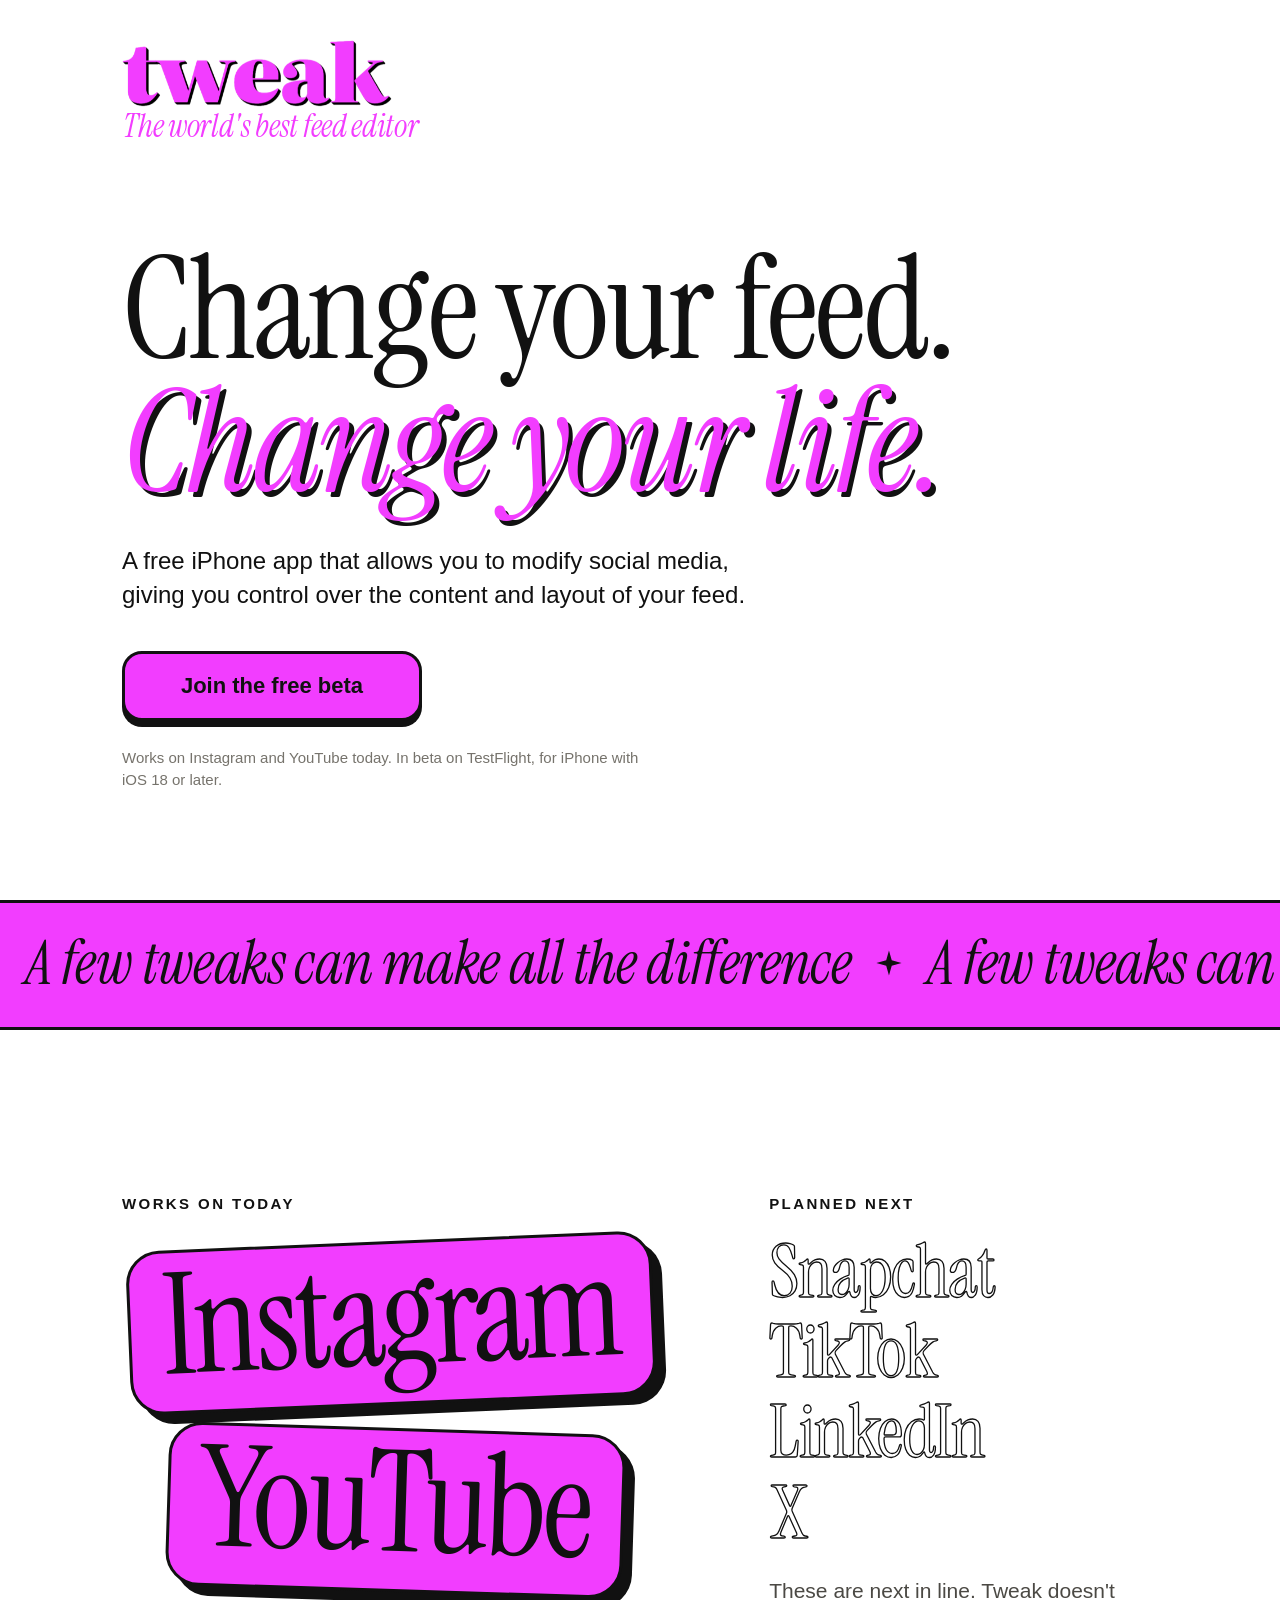
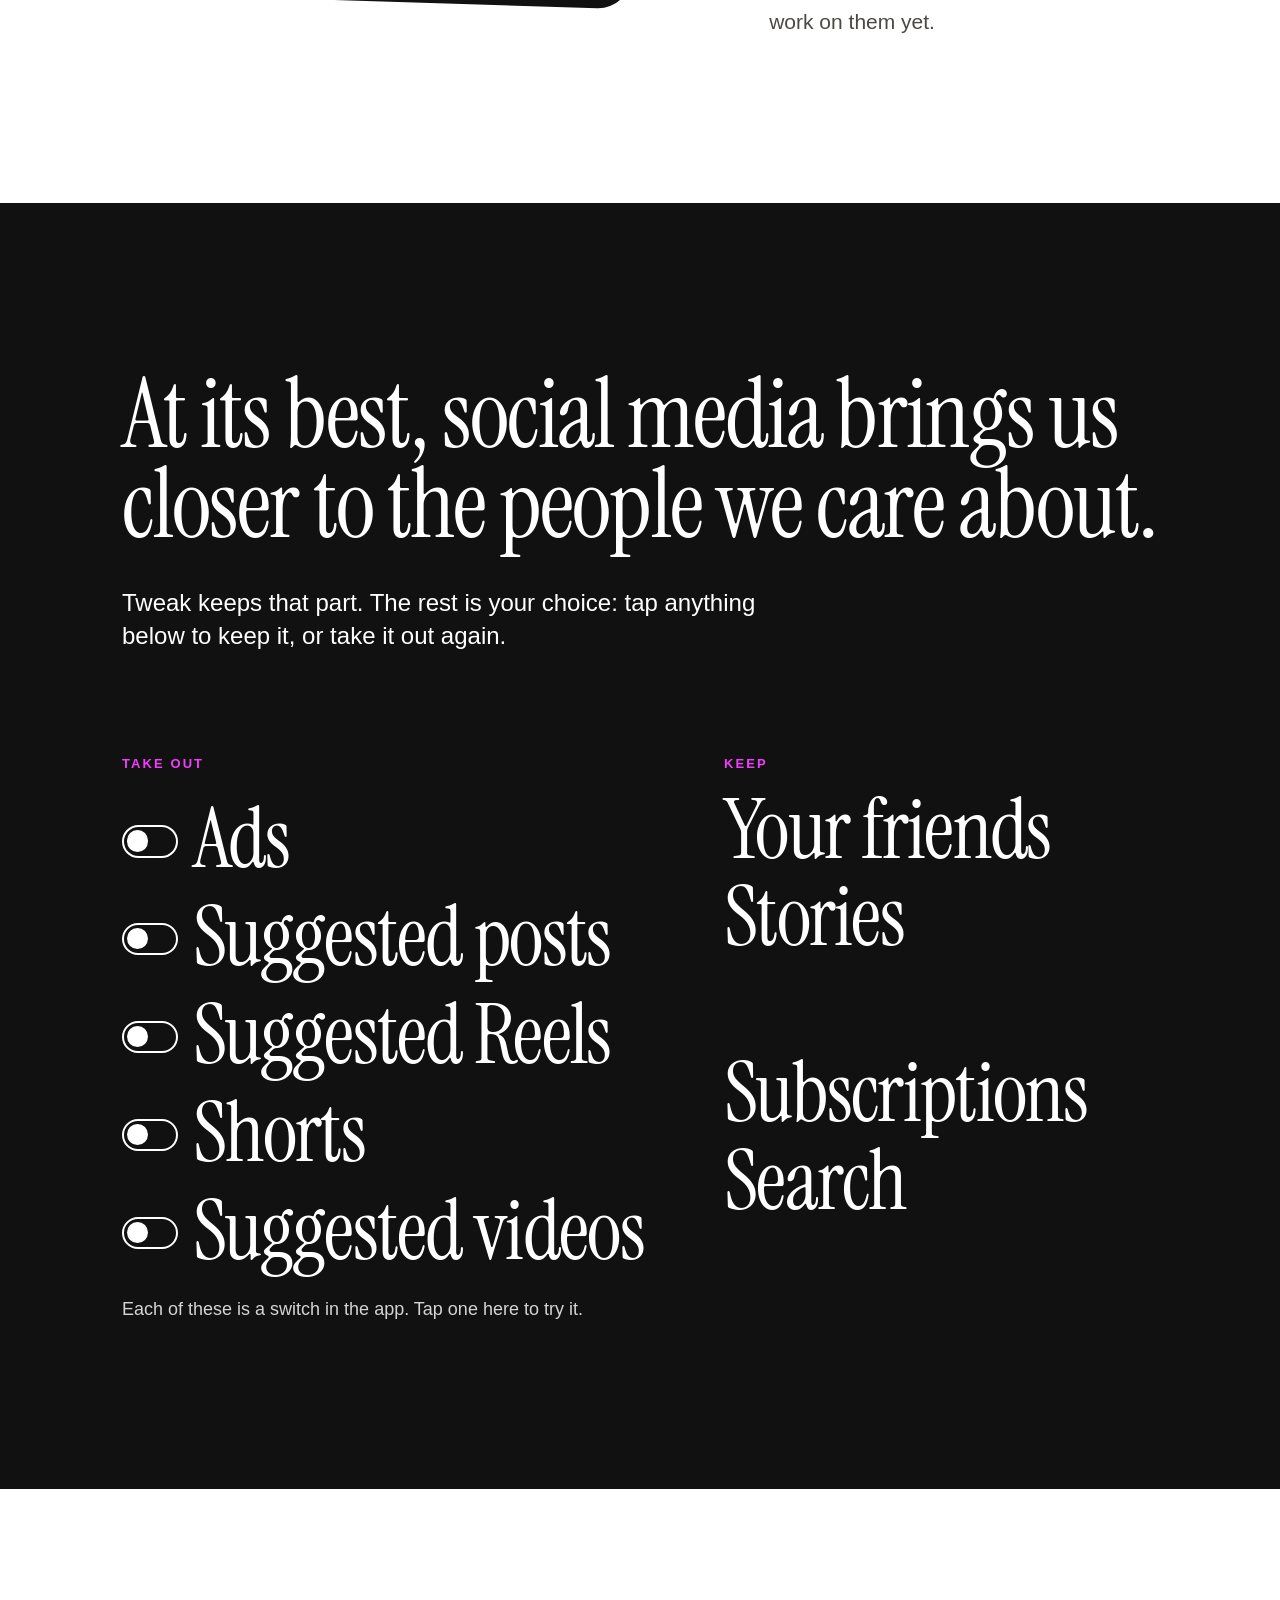
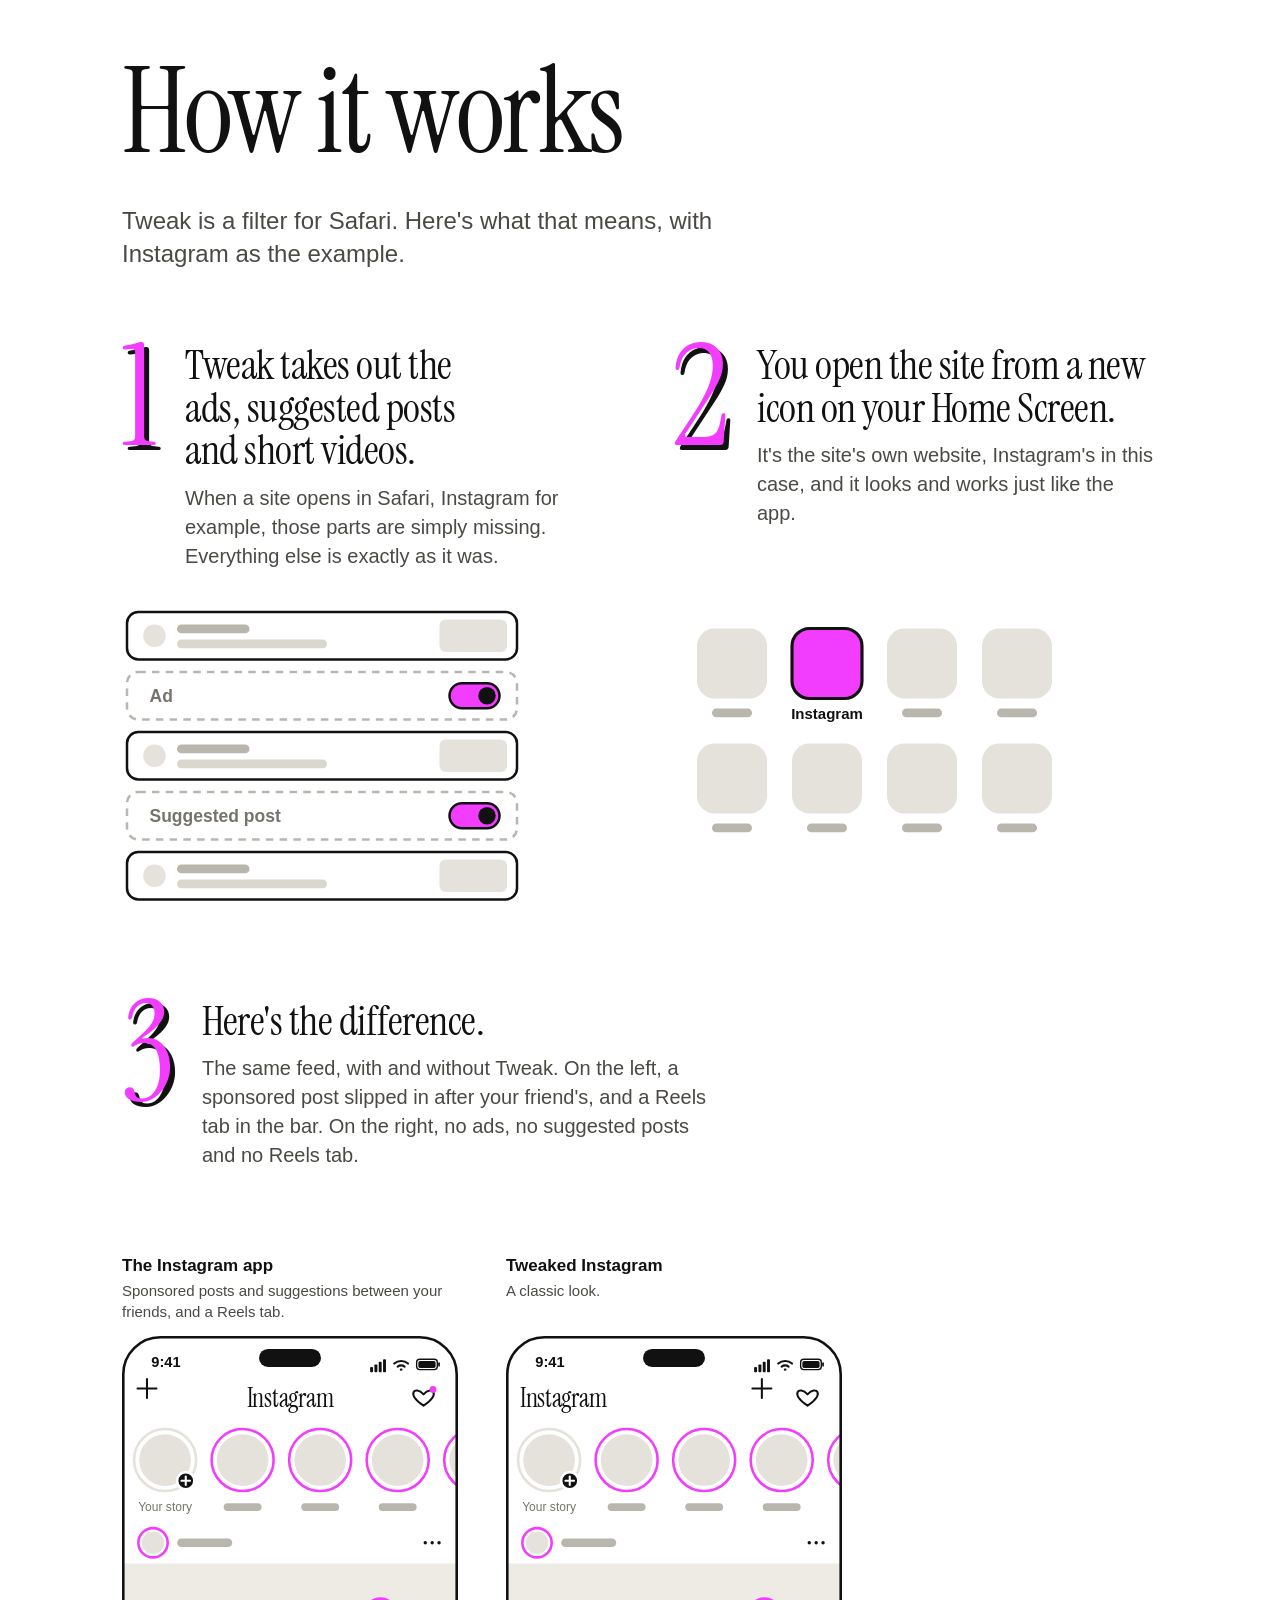
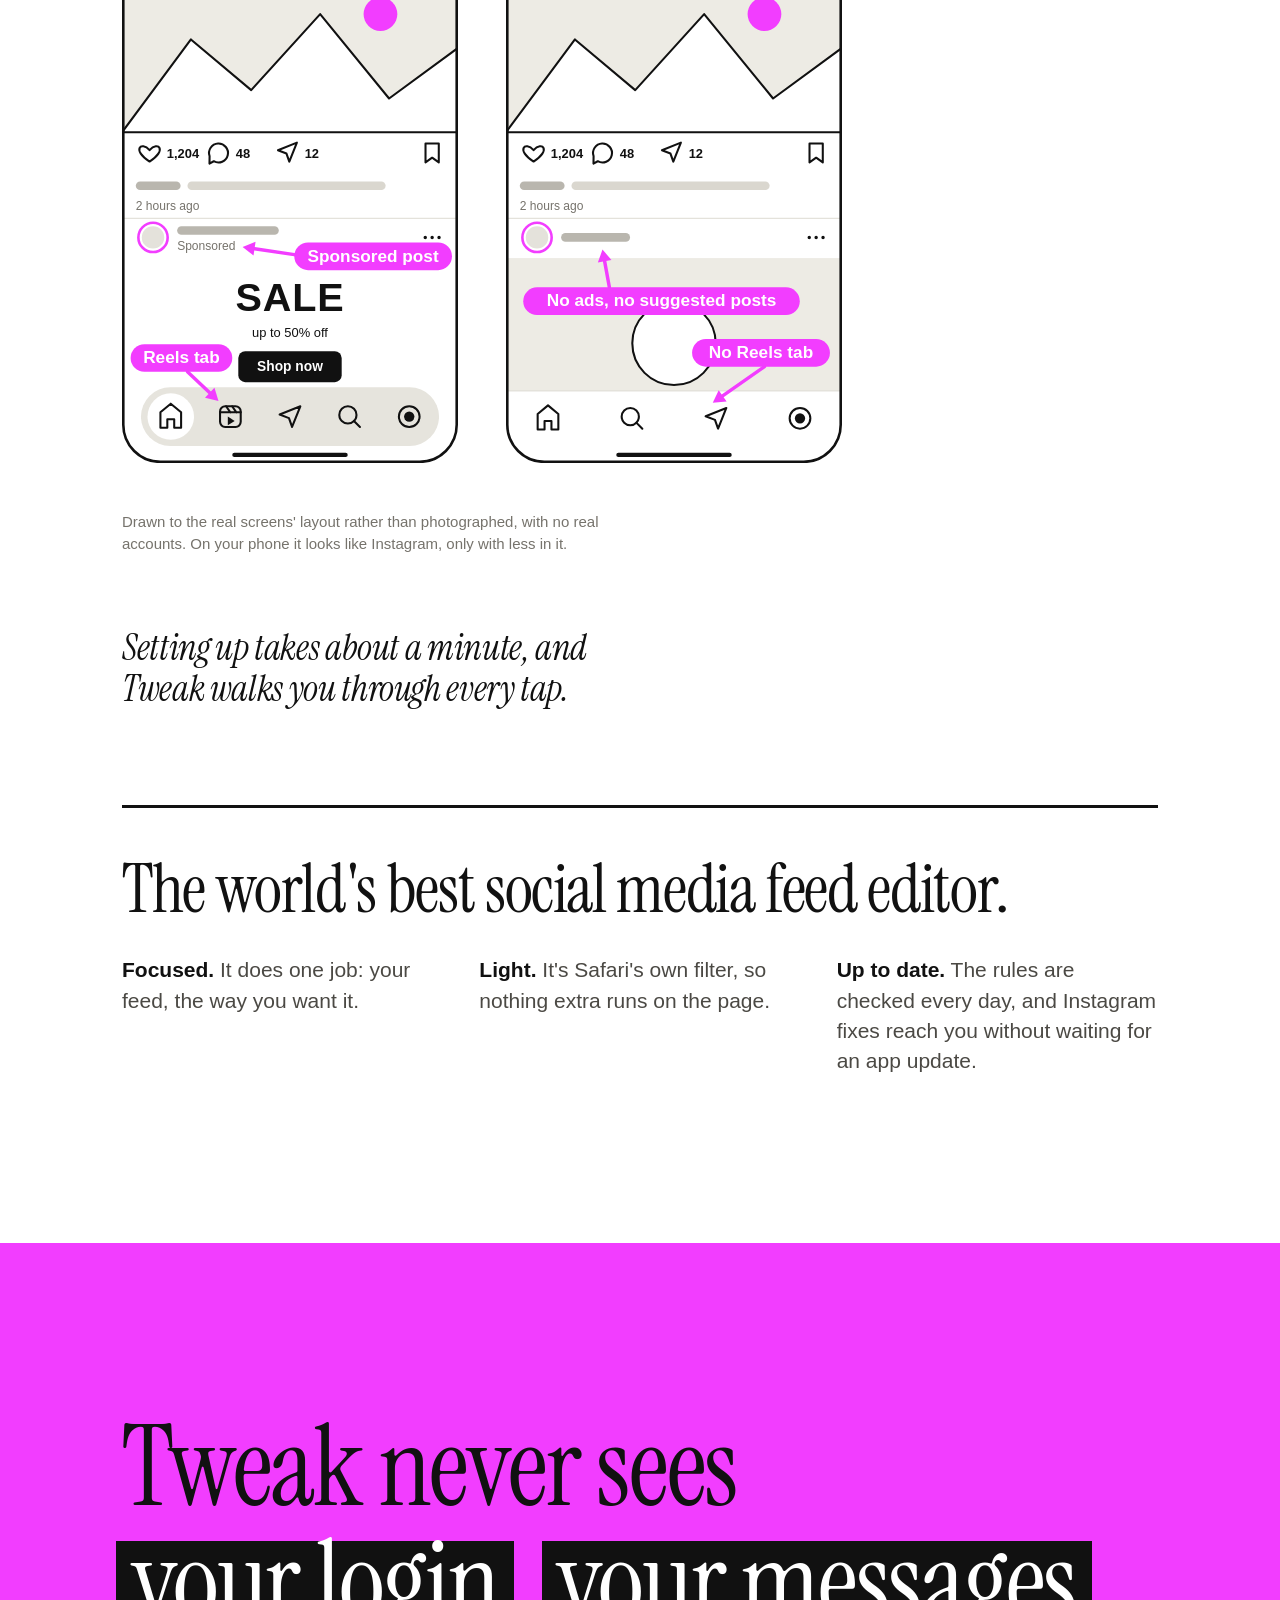
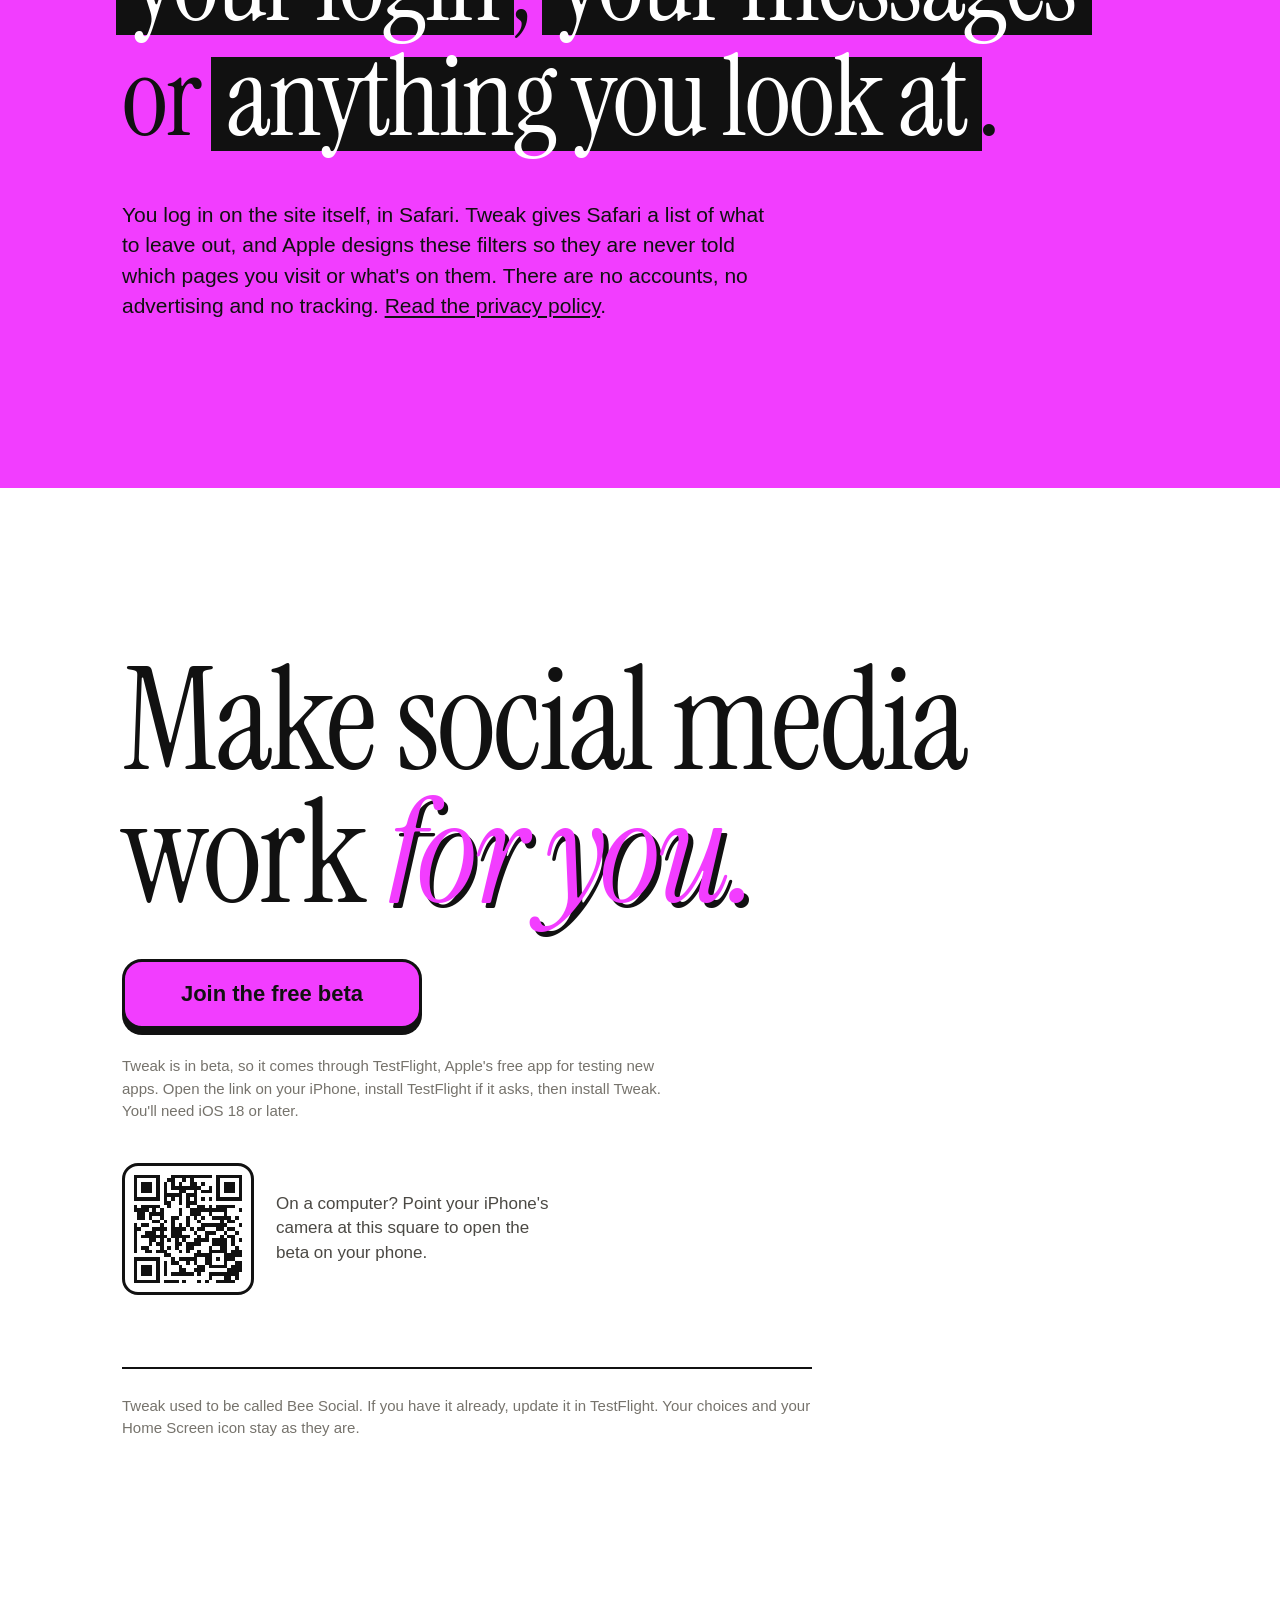
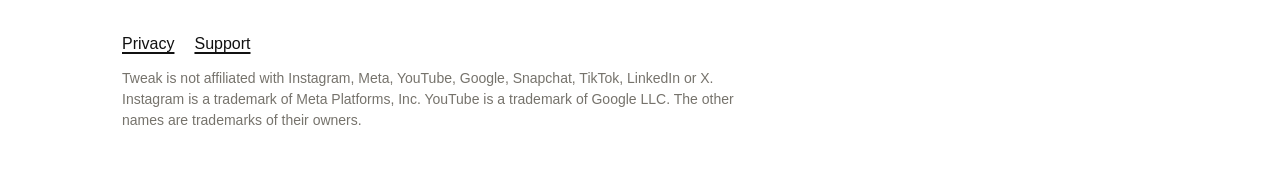
<file: index.html>
<!doctype html>
<html lang="en-GB">
<head>
  <meta charset="utf-8">
  <meta http-equiv="Content-Security-Policy" content="default-src 'none'; script-src 'self' 'sha256-laofJVV9Dx51CZVi7n/O5cLRjsfLGl9usqJkN4Ndoyo='; style-src 'self' 'unsafe-inline'; img-src 'self'; font-src 'self'; manifest-src 'self'; base-uri 'none'; form-action 'none'">
  <meta name="referrer" content="no-referrer">
  <meta name="viewport" content="width=device-width, initial-scale=1, viewport-fit=cover">
  <title>Tweak: change your feed, change your life</title>
  <meta name="description" content="A free iPhone app that allows you to modify social media, giving you control over the content and layout of your feed. Works on Instagram and YouTube today. It never sees your login or anything you look at.">
  <meta name="theme-color" content="#ffffff">
  <meta property="og:type" content="website">
  <meta property="og:title" content="Change your feed. Change your life.">
  <meta property="og:description" content="Tweak is a free iPhone app that allows you to modify social media, giving you control over the content and layout of your feed.">
  <meta property="og:image" content="https://tweaksocialmedia.co.uk/img/share.png">
  <meta name="twitter:card" content="summary_large_image">
  <link rel="preload" href="fonts/InstrumentSerif-Regular.ttf" as="font" type="font/ttf" crossorigin>
  <link rel="preload" href="fonts/InstrumentSerif-Italic.ttf" as="font" type="font/ttf" crossorigin>
  <link rel="icon" href="icon.png">
  <link rel="apple-touch-icon" href="apple-touch-icon.png">
  <link rel="stylesheet" href="style.css?v=23">
  <script>
    // The headline waits for its typeface, then rises into place. If anything
    // goes wrong it shows anyway after a moment, and without scripts it never hides.
    (function (root) {
      root.className = "js";
      function go() { root.classList.add("go"); }
      if (document.fonts && document.fonts.ready) document.fonts.ready.then(go);
      setTimeout(go, 1200);
    })(document.documentElement);
  </script>
  <script defer src="script.js?v=23"></script>
</head>
<body>

<header class="hero">
  <div class="wrap">
    <a class="logo" href="./"><img src="img/logo.png" alt="tweak" width="480" height="120"></a>
    <p class="kicker late" style="--d:0.1s">The world's best feed editor</p>
    <div class="hero-body">
      <h1 aria-label="Change your feed. Change your life."><span aria-hidden="true"><span class="line"><span class="w" style="--i:0"><span>Change</span></span> <span class="w" style="--i:1"><span>your</span></span> <span class="w" style="--i:2"><span>feed.</span></span></span> <em class="line"><span class="w" style="--i:4"><span>Change</span></span> <span class="w" style="--i:5"><span>your</span></span> <span class="w" style="--i:6"><span>life.</span></span></em></span></h1>
      <p class="lead late" style="--d:0.8s">A free iPhone app that allows you to modify social media, giving you control over the content and layout of your feed.</p>
      <p class="cta late" style="--d:0.95s"><a class="button" href="https://testflight.apple.com/join/MtZmARmG"><span>Join the free beta</span></a></p>
      <p class="fine late" style="--d:1.05s">Works on Instagram and YouTube today. In beta on TestFlight, for iPhone with iOS 18 or later.</p>
    </div>
  </div>
</header>

<!-- The one idea again, running across the page. It says nothing new, so screen readers skip it. -->
<div class="ticker" aria-hidden="true">
  <div class="track">
    <span>A few tweaks can make all the difference</span><i></i>
    <span>A few tweaks can make all the difference</span><i></i>
    <span>A few tweaks can make all the difference</span><i></i>
    <span>A few tweaks can make all the difference</span><i></i>
  </div>
</div>

<main>
  <section class="where" id="where">
    <div class="wrap">
      <div class="today">
        <h2 class="label">Works on today</h2>
        <!-- The names are Tweak's own type, not the sites' logos, which can't be used without their permission. -->
        <ul class="now" data-in>
          <li style="--i:0"><span class="tag">Instagram</span></li>
          <li style="--i:1"><span class="tag">YouTube</span></li>
        </ul>
      </div>
      <div class="later">
        <h2 class="label">Planned next</h2>
        <ul class="soon">
          <li data-in style="--i:0">Snapchat</li>
          <li data-in style="--i:1">TikTok</li>
          <li data-in style="--i:2">LinkedIn</li>
          <li data-in style="--i:3">X</li>
        </ul>
        <p class="note" data-in style="--i:4">These are next in line. Tweak doesn't work on them yet.</p>
      </div>
    </div>
  </section>

  <section class="choose" id="keep">
    <div class="wrap">
      <h2 data-reveal>At its best, social media brings us closer to the people we care about.</h2>
      <p class="lead" data-in>Tweak keeps that part. The rest is your choice: tap anything below to keep it, or take it out again.</p>

      <div class="lists">
        <div class="out">
          <h3 class="label">Take out</h3>
          <ul class="words">
            <li><button class="cut" type="button" aria-pressed="true"><span class="sw" aria-hidden="true"></span><span class="t">Ads</span></button></li>
            <li><button class="cut" type="button" aria-pressed="true"><span class="sw" aria-hidden="true"></span><span class="t">Suggested posts</span></button></li>
            <li><button class="cut" type="button" aria-pressed="true"><span class="sw" aria-hidden="true"></span><span class="t">Suggested Reels</span></button></li>
            <li><button class="cut" type="button" aria-pressed="true"><span class="sw" aria-hidden="true"></span><span class="t">Shorts</span></button></li>
            <li><button class="cut" type="button" aria-pressed="true"><span class="sw" aria-hidden="true"></span><span class="t">Suggested videos</span></button></li>
          </ul>
          <p class="hint">Each of these is a switch in the app. Tap one here to try it.</p>
        </div>
        <div class="keep">
          <h3 class="label">Keep</h3>
          <ul class="words">
            <li data-in style="--i:0">Your friends</li>
            <li data-in style="--i:1">Stories</li>
            <li data-in style="--i:2">Messages</li>
            <li data-in style="--i:3">Subscriptions</li>
            <li data-in style="--i:4">Search</li>
          </ul>
        </div>
      </div>
    </div>
  </section>

  <section class="how" id="how">
    <div class="wrap">
      <h2 data-rise>How it works</h2>
      <p class="lead" data-in>Tweak is a filter for Safari. Here's what that means, with Instagram as the example.</p>
      <ol class="flow">
        <li class="panel" data-in style="--i:0">
          <span class="n" aria-hidden="true">1</span>
          <div class="panel-text">
            <h3>Tweak takes out the ads, suggested posts and short videos.</h3>
            <p>When a site opens in Safari, Instagram for example, those parts are simply missing. Everything else is exactly as it was.</p>
          </div>
          <svg class="pic" viewBox="0 0 320 236" aria-hidden="true">
          <rect class="card" x="4" y="4" width="312" height="38" rx="9"/>
          <circle class="dot" cx="26" cy="23" r="9"/>
          <rect class="namebar" x="44" y="14" width="58" height="7" rx="3.5"/>
          <rect class="capbar" x="44" y="26" width="120" height="7" rx="3.5"/>
          <rect class="thumb" x="254" y="10" width="54" height="26" rx="5"/>
          <rect class="ghost" x="4" y="52" width="312" height="38" rx="9"/>
          <text x="22" y="76" class="ghost-label">Ad</text>
          <rect class="sw-on" x="262" y="61" width="40" height="20" rx="10"/>
          <circle class="sw-knob" cx="292" cy="71" r="7"/>
          <rect class="card" x="4" y="100" width="312" height="38" rx="9"/>
          <circle class="dot" cx="26" cy="119" r="9"/>
          <rect class="namebar" x="44" y="110" width="58" height="7" rx="3.5"/>
          <rect class="capbar" x="44" y="122" width="120" height="7" rx="3.5"/>
          <rect class="thumb" x="254" y="106" width="54" height="26" rx="5"/>
          <rect class="ghost" x="4" y="148" width="312" height="38" rx="9"/>
          <text x="22" y="172" class="ghost-label">Suggested post</text>
          <rect class="sw-on" x="262" y="157" width="40" height="20" rx="10"/>
          <circle class="sw-knob" cx="292" cy="167" r="7"/>
          <rect class="card" x="4" y="196" width="312" height="38" rx="9"/>
          <circle class="dot" cx="26" cy="215" r="9"/>
          <rect class="namebar" x="44" y="206" width="58" height="7" rx="3.5"/>
          <rect class="capbar" x="44" y="218" width="120" height="7" rx="3.5"/>
          <rect class="thumb" x="254" y="202" width="54" height="26" rx="5"/>
          </svg>
        </li>
        <li class="panel" data-in style="--i:1">
          <span class="n" aria-hidden="true">2</span>
          <div class="panel-text">
            <h3>You open the site from a new icon on your Home Screen.</h3>
            <p>It's the site's own website, Instagram's in this case, and it looks and works just like the app.</p>
          </div>
          <svg class="pic" viewBox="0 0 320 196" aria-hidden="true">
          <rect class="icon" x="20" y="14" width="56" height="56" rx="14"/>
          <rect class="namebar" x="32" y="78" width="32" height="7" rx="3.5"/>
          <rect class="icon-new" x="96" y="14" width="56" height="56" rx="14"/>
          <text x="124" y="86" class="icon-label" text-anchor="middle">Instagram</text>
          <rect class="icon" x="172" y="14" width="56" height="56" rx="14"/>
          <rect class="namebar" x="184" y="78" width="32" height="7" rx="3.5"/>
          <rect class="icon" x="248" y="14" width="56" height="56" rx="14"/>
          <rect class="namebar" x="260" y="78" width="32" height="7" rx="3.5"/>
          <rect class="icon" x="20" y="106" width="56" height="56" rx="14"/>
          <rect class="namebar" x="32" y="170" width="32" height="7" rx="3.5"/>
          <rect class="icon" x="96" y="106" width="56" height="56" rx="14"/>
          <rect class="namebar" x="108" y="170" width="32" height="7" rx="3.5"/>
          <rect class="icon" x="172" y="106" width="56" height="56" rx="14"/>
          <rect class="namebar" x="184" y="170" width="32" height="7" rx="3.5"/>
          <rect class="icon" x="248" y="106" width="56" height="56" rx="14"/>
          <rect class="namebar" x="260" y="170" width="32" height="7" rx="3.5"/>
          </svg>
        </li>
        <li class="panel wide" data-in style="--i:2">
          <span class="n" aria-hidden="true">3</span>
          <div class="panel-text">
            <h3>Here's the difference.</h3>
            <p>The same feed, with and without Tweak. On the left, a sponsored post slipped in after your friend's, and a Reels tab in the bar. On the right, no ads, no suggested posts and no Reels tab.</p>
          </div>
        <div class="shots">
          <figure class="shot" data-in style="--i:0">
            <figcaption><b>The Instagram app</b>Sponsored posts and suggestions between your friends, and a Reels tab.</figcaption>
            <svg class="phone" viewBox="0 0 390 844" aria-hidden="true">
<defs><clipPath id="clip-app"><rect x="0" y="0" width="390" height="844" rx="44"/></clipPath></defs>
<g clip-path="url(#clip-app)">
<rect class="white" x="0" y="0" width="390" height="844"/>
<rect class="ink" x="159.0" y="15" width="72" height="21" rx="10.5"/>
<text x="34" y="36" class="time">9:41</text>
<rect class="ink" x="288" y="36" width="3.4" height="6" rx="1"/>
<rect class="ink" x="293" y="33" width="3.4" height="9" rx="1"/>
<rect class="ink" x="298" y="30" width="3.4" height="12" rx="1"/>
<rect class="ink" x="303" y="27" width="3.4" height="15" rx="1"/>
<path class="line2" d="M316 32 a12 12 0 0 1 16 0 M320 35.5 a7 7 0 0 1 8 0 M323.6 39 a2 2 0 0 1 .8 0"/>
<rect class="tab" x="342" y="27" width="24" height="12" rx="3.5"/><rect class="ink" x="344" y="29" width="20" height="8" rx="2"/><rect class="ink" x="367" y="30.5" width="2" height="5" rx="1"/>
<path class="line2" d="M18 61 h22 M29 50 v22"/>
<text x="195" y="82" class="name" text-anchor="middle">Instagram</text>
<path class="line2" d="M350 80.9 C329.1 67.7 340.1 56.7 350 67.7 C359.9 56.7 370.9 67.7 350 80.9 Z"/>
<circle class="sunp" cx="361" cy="62" r="4"/>
<circle class="ringme" cx="50" cy="144" r="36"/>
<circle class="face" cx="50" cy="144" r="30"/>
<text x="50" y="203" class="small" text-anchor="middle">Your story</text>
<circle class="plus" cx="74" cy="168" r="10"/>
<path class="line2w" d="M69 168 h10 M74 163 v10"/>
<circle class="ring" cx="140" cy="144" r="36"/>
<circle class="face" cx="140" cy="144" r="30"/>
<rect class="namebar" x="118" y="194" width="44" height="9" rx="4.5"/>
<circle class="ring" cx="230" cy="144" r="36"/>
<circle class="face" cx="230" cy="144" r="30"/>
<rect class="namebar" x="208" y="194" width="44" height="9" rx="4.5"/>
<circle class="ring" cx="320" cy="144" r="36"/>
<circle class="face" cx="320" cy="144" r="30"/>
<rect class="namebar" x="298" y="194" width="44" height="9" rx="4.5"/>
<circle class="ring" cx="410" cy="144" r="36"/>
<circle class="face" cx="410" cy="144" r="30"/>
<rect class="namebar" x="388" y="194" width="44" height="9" rx="4.5"/>
<g class="feed">
<circle class="ring" cx="36" cy="240" r="17"/>
<circle class="face" cx="36" cy="240" r="13"/>
<rect class="namebar" x="64" y="235" width="64" height="10" rx="5"/>
<path class="dots" d="M352 240 h0 M360 240 h0 M368 240 h0"/>
<rect class="photo" x="0" y="264" width="390" height="196"/>
<circle class="sunp" cx="300" cy="322.8" r="19.6"/>
<path class="hillp" d="M0 460 L80 352.2 L150 411.0 L230 322.8 L310 420.8 L390 362.0 V460 Z"/>
<path class="line2" d="M32 493.9 C11.100000000000001 480.7 22.1 469.7 32 480.7 C41.9 469.7 52.9 480.7 32 493.9 Z"/>
<text x="52" y="490" class="count">1,204</text>
<path class="line2" d="M101.66 487.74 A11 11 0 1 1 106.5 493.57 L101.55 496.32 Z"/>
<text x="132" y="490" class="count">48</text>
<path class="line2" d="M181 480.8 L203 472 L194.2 494 L190.9 484.65 Z M181 480.8 L190.9 484.65"/>
<text x="212" y="490" class="count">12</text>
<path class="line2" d="M352.3 473 h15.399999999999999 v22 l-7.699999999999999 -5.5 l-7.699999999999999 5.5 Z"/>
<rect class="namebar" x="16" y="517" width="52" height="10" rx="5"/>
<rect class="capbar" x="76" y="517" width="230" height="10" rx="5"/>
<text x="16" y="550" class="small">2 hours ago</text>
<line class="hair" x1="0" y1="560" x2="390" y2="560"/>
<circle class="ring" cx="36" cy="582" r="17"/>
<circle class="face" cx="36" cy="582" r="13"/>
<rect class="namebar" x="64" y="569" width="118" height="10" rx="5"/>
<text x="64" y="597" class="small">Sponsored</text>
<path class="dots" d="M352 582 h0 M360 582 h0 M368 582 h0"/>
<rect class="white" x="0" y="606" width="390" height="220"/>
<text x="195" y="668" class="huge" text-anchor="middle">SALE</text>
<text x="195" y="698" class="cap" text-anchor="middle">up to 50% off</text>
<rect class="inkfill" x="135" y="714" width="120" height="36" rx="8"/>
<text x="195" y="737" class="btnw" text-anchor="middle">Shop now</text>
</g>
<rect class="pill" x="22" y="756" width="346" height="68" rx="34"/>
<circle class="disc" cx="56.6" cy="790" r="27"/>
<path class="line2" d="M44.6 793 V785 L56.6 775 L68.6 785 V793 V803 H60.6 V793 H52.6 V803 H44.6 Z"/>
<rect class="line2" x="113.8" y="778" width="24" height="24" rx="6"/><path class="line2" d="M113.8 785 h24 M120.8 778 l5 7 M127.8 778 l5 7"/><path class="inkfill" d="M122.8 790 l8 5 l-8 5 Z"/>
<path class="line2" d="M183.0 787.6 L207.0 778 L197.4 802 L193.8 791.8 Z M183.0 787.6 L193.8 791.8"/>
<circle class="line2" cx="262.2" cy="788" r="10"/><path class="line2" d="M269.2 795 L276.2 802"/>
<circle class="line2" cx="333.4" cy="790" r="12"/><circle class="inkfill" cx="333.4" cy="790" r="6"/>
<rect class="ink" x="128.0" y="832" width="134" height="5" rx="2.5"/>
</g>
<rect class="frame" x="1.5" y="1.5" width="387" height="841" rx="43"/>
<g class="callout" style="--k:0"><path class="arrow" d="M200 602 L153.85 595.08"/><polygon class="ahead" points="140,593 155.03,587.17 152.66,602.99"/><rect class="tag-bg" x="200" y="588" width="183.0" height="32" rx="16"/><text class="tag" x="291.5" y="610" text-anchor="middle">Sponsored post</text></g>
<g class="callout" style="--k:1"><path class="arrow" d="M76 738 L101.82181586430255 762.387270538508"/><polygon class="ahead" points="112,772 96.32882760059282,768.2033757589065 107.31480412801228,756.5711653181095"/><rect class="tag-bg" x="10" y="706" width="118" height="32" rx="16"/><text class="tag" x="69" y="728" text-anchor="middle">Reels tab</text></g>
</svg>
          </figure>
          <figure class="shot" data-in style="--i:1">
            <figcaption><b>Tweaked Instagram</b>A classic look.</figcaption>
            <svg class="phone" viewBox="0 0 390 844" aria-hidden="true">
<defs><clipPath id="clip-tweak"><rect x="0" y="0" width="390" height="844" rx="44"/></clipPath></defs>
<g clip-path="url(#clip-tweak)">
<rect class="white" x="0" y="0" width="390" height="844"/>
<rect class="ink" x="159.0" y="15" width="72" height="21" rx="10.5"/>
<text x="34" y="36" class="time">9:41</text>
<rect class="ink" x="288" y="36" width="3.4" height="6" rx="1"/>
<rect class="ink" x="293" y="33" width="3.4" height="9" rx="1"/>
<rect class="ink" x="298" y="30" width="3.4" height="12" rx="1"/>
<rect class="ink" x="303" y="27" width="3.4" height="15" rx="1"/>
<path class="line2" d="M316 32 a12 12 0 0 1 16 0 M320 35.5 a7 7 0 0 1 8 0 M323.6 39 a2 2 0 0 1 .8 0"/>
<rect class="tab" x="342" y="27" width="24" height="12" rx="3.5"/><rect class="ink" x="344" y="29" width="20" height="8" rx="2"/><rect class="ink" x="367" y="30.5" width="2" height="5" rx="1"/>
<text x="16" y="82" class="name">Instagram</text>
<path class="line2" d="M286 61 h22 M297 50 v22"/>
<path class="line2" d="M350 80.9 C329.1 67.7 340.1 56.7 350 67.7 C359.9 56.7 370.9 67.7 350 80.9 Z"/>
<circle class="ringme" cx="50" cy="144" r="36"/>
<circle class="face" cx="50" cy="144" r="30"/>
<text x="50" y="203" class="small" text-anchor="middle">Your story</text>
<circle class="plus" cx="74" cy="168" r="10"/>
<path class="line2w" d="M69 168 h10 M74 163 v10"/>
<circle class="ring" cx="140" cy="144" r="36"/>
<circle class="face" cx="140" cy="144" r="30"/>
<rect class="namebar" x="118" y="194" width="44" height="9" rx="4.5"/>
<circle class="ring" cx="230" cy="144" r="36"/>
<circle class="face" cx="230" cy="144" r="30"/>
<rect class="namebar" x="208" y="194" width="44" height="9" rx="4.5"/>
<circle class="ring" cx="320" cy="144" r="36"/>
<circle class="face" cx="320" cy="144" r="30"/>
<rect class="namebar" x="298" y="194" width="44" height="9" rx="4.5"/>
<circle class="ring" cx="410" cy="144" r="36"/>
<circle class="face" cx="410" cy="144" r="30"/>
<rect class="namebar" x="388" y="194" width="44" height="9" rx="4.5"/>
<g class="feed">
<circle class="ring" cx="36" cy="240" r="17"/>
<circle class="face" cx="36" cy="240" r="13"/>
<rect class="namebar" x="64" y="235" width="64" height="10" rx="5"/>
<path class="dots" d="M352 240 h0 M360 240 h0 M368 240 h0"/>
<rect class="photo" x="0" y="264" width="390" height="196"/>
<circle class="sunp" cx="300" cy="322.8" r="19.6"/>
<path class="hillp" d="M0 460 L80 352.2 L150 411.0 L230 322.8 L310 420.8 L390 362.0 V460 Z"/>
<path class="line2" d="M32 493.9 C11.100000000000001 480.7 22.1 469.7 32 480.7 C41.9 469.7 52.9 480.7 32 493.9 Z"/>
<text x="52" y="490" class="count">1,204</text>
<path class="line2" d="M101.66 487.74 A11 11 0 1 1 106.5 493.57 L101.55 496.32 Z"/>
<text x="132" y="490" class="count">48</text>
<path class="line2" d="M181 480.8 L203 472 L194.2 494 L190.9 484.65 Z M181 480.8 L190.9 484.65"/>
<text x="212" y="490" class="count">12</text>
<path class="line2" d="M352.3 473 h15.399999999999999 v22 l-7.699999999999999 -5.5 l-7.699999999999999 5.5 Z"/>
<rect class="namebar" x="16" y="517" width="52" height="10" rx="5"/>
<rect class="capbar" x="76" y="517" width="230" height="10" rx="5"/>
<text x="16" y="550" class="small">2 hours ago</text>
<line class="hair" x1="0" y1="560" x2="390" y2="560"/>
<circle class="ring" cx="36" cy="582" r="17"/>
<circle class="face" cx="36" cy="582" r="13"/>
<rect class="namebar" x="64" y="577" width="80" height="10" rx="5"/>
<path class="dots" d="M352 582 h0 M360 582 h0 M368 582 h0"/>
<rect class="photo" x="0" y="606" width="390" height="220"/>
<circle class="facep" cx="195" cy="705.0" r="48.4"/>
<path class="hillp" d="M100 826 C120 760.0 270 760.0 290 826 Z"/>
</g>
<rect class="white" x="0" y="760" width="390" height="84"/>
<line class="hair" x1="0" y1="760" x2="390" y2="760"/>
<path class="line2" d="M36.75 795 V787 L48.75 777 L60.75 787 V795 V805 H52.75 V795 H44.75 V805 H36.75 Z"/>
<circle class="line2" cx="144.25" cy="790" r="10"/><path class="line2" d="M151.25 797 L158.25 804"/>
<path class="line2" d="M231.75 789.6 L255.75 780 L246.15 804 L242.55 793.8 Z M231.75 789.6 L242.55 793.8"/>
<circle class="line2" cx="341.25" cy="792" r="12"/><circle class="inkfill" cx="341.25" cy="792" r="6"/>
<rect class="ink" x="128.0" y="832" width="134" height="5" rx="2.5"/>
</g>
<rect class="frame" x="1.5" y="1.5" width="387" height="841" rx="43"/>
<g class="callout" style="--k:0"><path class="arrow" d="M120 640 L114.50439613479976 609.7741787413987"/><polygon class="ahead" points="112,596 122.37535541559902,608.3430952357988 106.63343685400051,611.2052622469986"/><rect class="tag-bg" x="20" y="640" width="321.0" height="32" rx="16"/><text class="tag" x="180.5" y="662" text-anchor="middle">No ads, no suggested posts</text></g>
<g class="callout" style="--k:1"><path class="arrow" d="M300 732 L251.46924688726656 765.9715271789134"/><polygon class="ahead" points="240,774 246.88154813235994,759.4176718147611 256.0569456421732,772.5253825430658"/><rect class="tag-bg" x="216" y="700" width="160.0" height="32" rx="16"/><text class="tag" x="296.0" y="722" text-anchor="middle">No Reels tab</text></g>
</svg>
          </figure>
        </div>
          <p class="fine">Drawn to the real screens' layout rather than photographed, with no real accounts. On your phone it looks like Instagram, only with less in it.</p>
        </li>
      </ol>
      <p class="quick" data-in>Setting up takes about a minute, and Tweak walks you through every tap.</p>

      <div class="best">
        <h3 data-rise>The world's best social media feed editor.</h3>
        <ul>
          <li data-in style="--i:0"><b>Focused.</b> It does one job: your feed, the way you want it.</li>
          <li data-in style="--i:1"><b>Light.</b> It's Safari's own filter, so nothing extra runs on the page.</li>
          <li data-in style="--i:2"><b>Up to date.</b> The rules are checked every day, and Instagram fixes reach you without waiting for an app update.</li>
        </ul>
      </div>
    </div>
  </section>

  <section class="private" id="private">
    <div class="wrap">
      <h2 class="promise" data-in>Tweak never sees <span class="bar short" style="--i:0">your login</span>, <span class="bar short" style="--i:1">your messages</span> or <span class="bar" style="--i:2">anything you look at</span>.</h2>
      <p data-in>You log in on the site itself, in Safari. Tweak gives Safari a list of what to leave out, and Apple designs these filters so they are never told which pages you visit or what's on them. There are no accounts, no advertising and no tracking. <a href="privacy.html">Read the privacy policy</a>.</p>
    </div>
  </section>

  <section class="get" id="get">
    <div class="wrap">
      <h2 data-rise aria-label="Make social media work for you."><span aria-hidden="true"><span class="w" style="--i:0"><span>Make</span></span> <span class="w" style="--i:1"><span>social</span></span> <span class="w" style="--i:2"><span>media</span></span> <span class="w" style="--i:3"><span>work</span></span> <em><span class="w" style="--i:5"><span>for</span></span> <span class="w" style="--i:6"><span>you.</span></span></em></span></h2>
      <p class="cta" data-in><a class="button" href="https://testflight.apple.com/join/MtZmARmG"><span>Join the free beta</span></a></p>
      <p class="fine" data-in>Tweak is in beta, so it comes through TestFlight, Apple's free app for testing new apps. Open the link on your iPhone, install TestFlight if it asks, then install Tweak. You'll need iOS 18 or later.</p>
      <div class="scan">
        <img src="img/qr.svg" alt="QR code that opens the Tweak beta on TestFlight" width="132" height="132" loading="lazy">
        <p>On a computer? Point your iPhone's camera at this square to open the beta on your phone.</p>
      </div>
      <div class="notes">
        <p>Tweak used to be called Bee Social. If you have it already, update it in TestFlight. Your choices and your Home Screen icon stay as they are.</p>
      </div>
    </div>
  </section>
</main>

<footer>
  <div class="wrap">
    <nav><a href="privacy.html">Privacy</a><a href="support.html">Support</a></nav>
    <p>Tweak is not affiliated with Instagram, Meta, YouTube, Google, Snapchat, TikTok, LinkedIn or X. Instagram is a trademark of Meta Platforms, Inc. YouTube is a trademark of Google LLC. The other names are trademarks of their owners.</p>
  </div>
</footer>

</body>
</html>
</file>
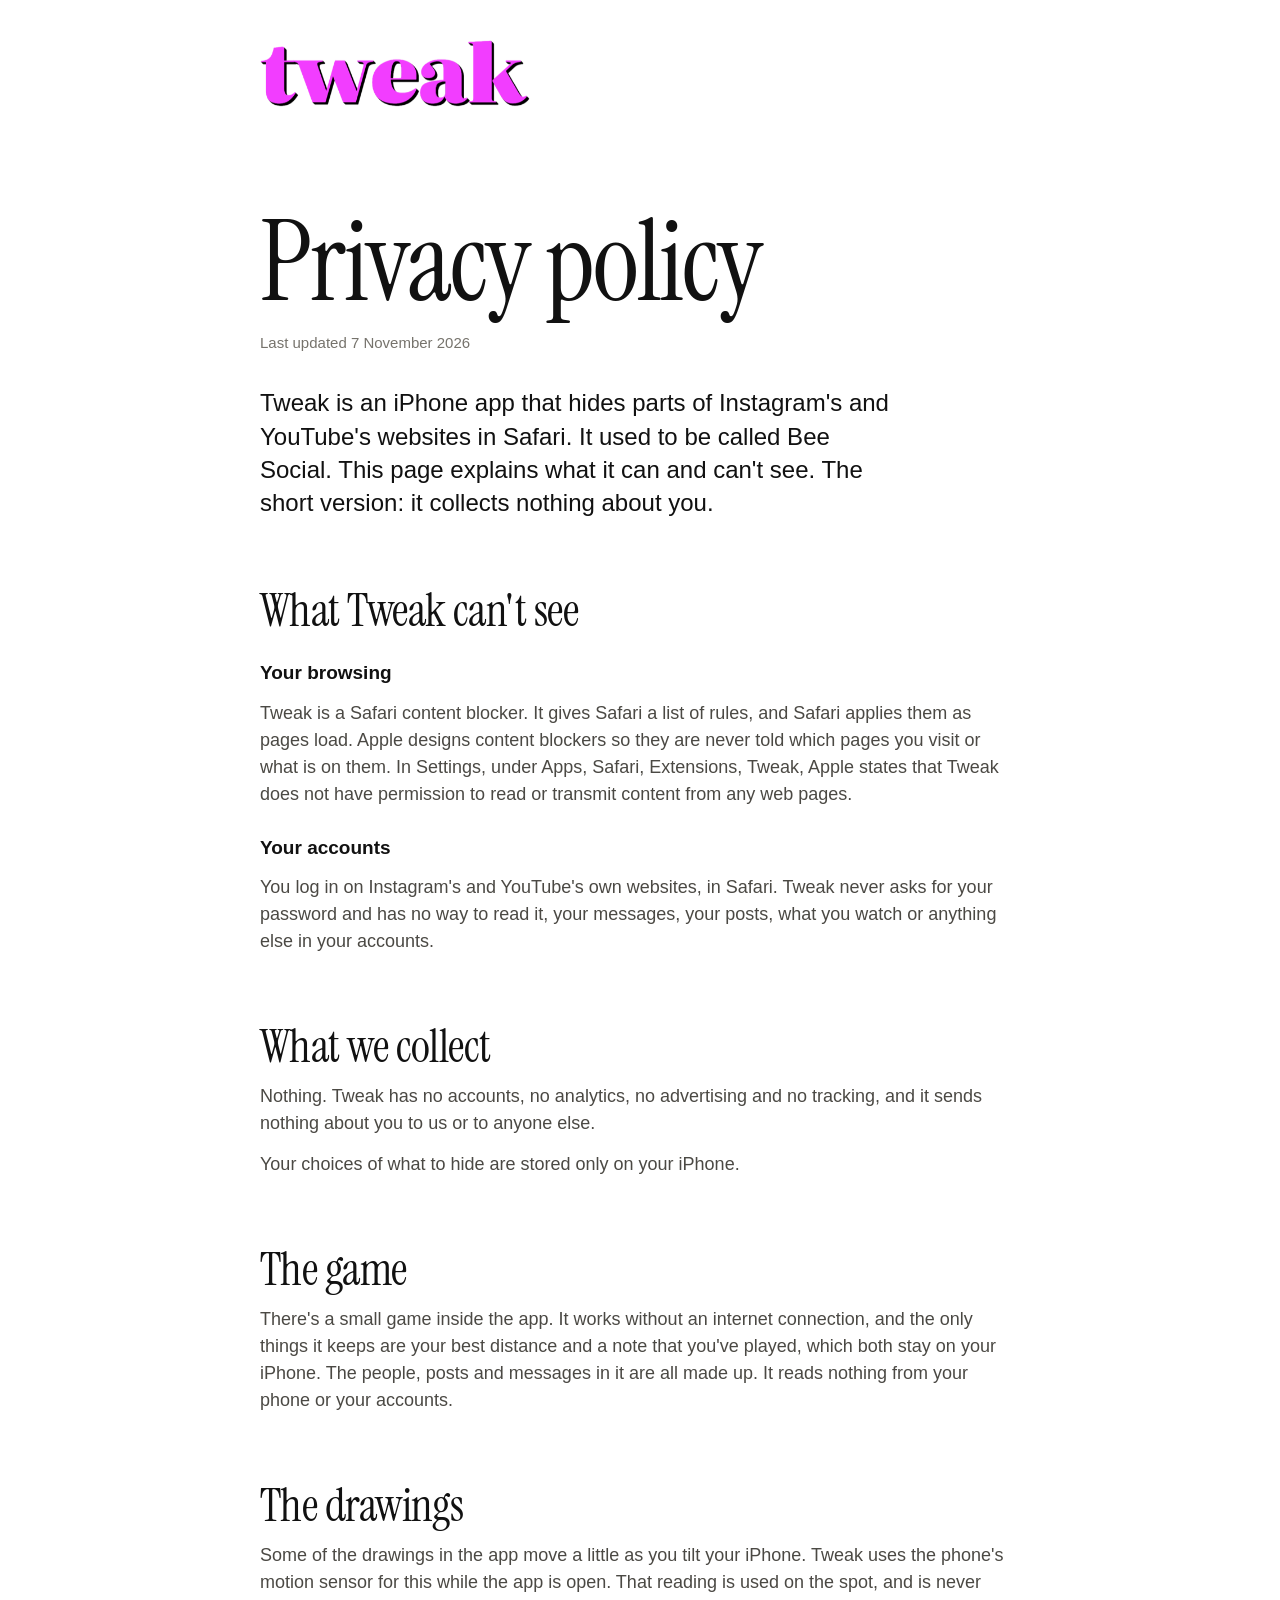
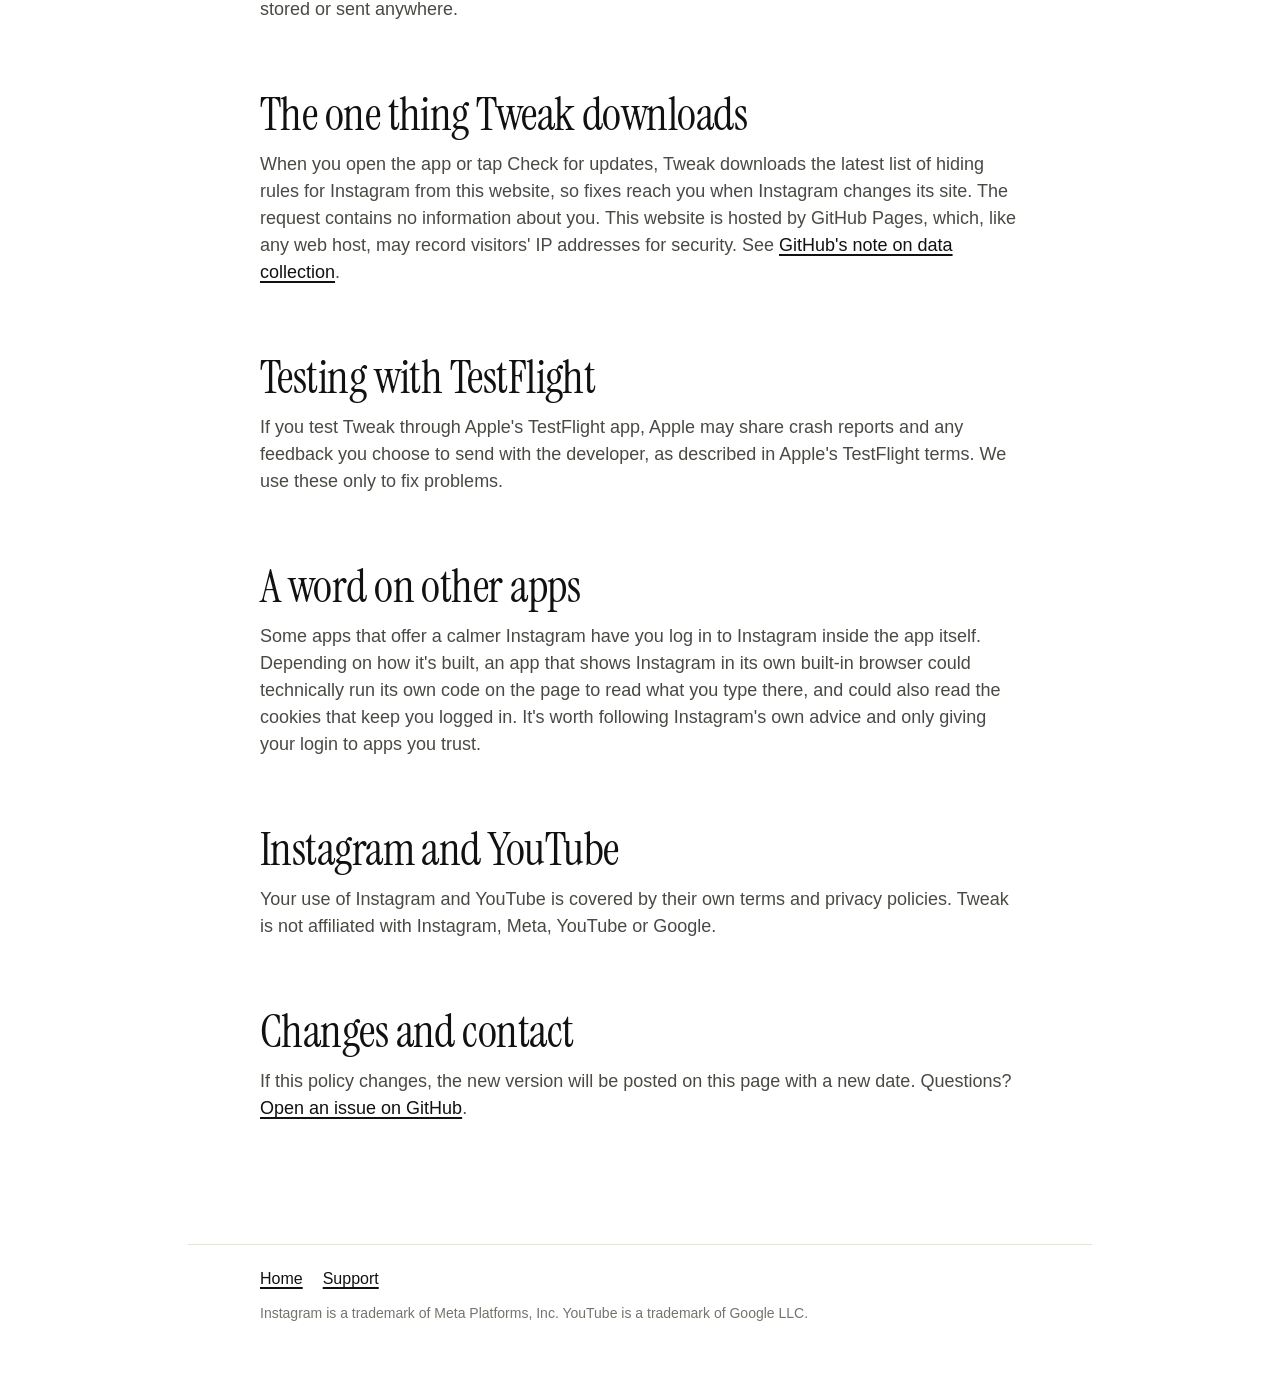
<file: privacy.html>
<!doctype html>
<html lang="en-GB">
<head>
  <meta charset="utf-8">
  <meta http-equiv="Content-Security-Policy" content="default-src 'none'; script-src 'self'; style-src 'self' 'unsafe-inline'; img-src 'self'; font-src 'self'; manifest-src 'self'; base-uri 'none'; form-action 'none'">
  <meta name="referrer" content="no-referrer">
  <meta name="viewport" content="width=device-width, initial-scale=1, viewport-fit=cover">
  <title>Tweak: Privacy policy</title>
  <meta name="description" content="What Tweak can and can't see. The short version: it collects nothing about you.">
  <meta name="theme-color" content="#ffffff">
  <link rel="preload" href="fonts/InstrumentSerif-Regular.ttf" as="font" type="font/ttf" crossorigin>
  <link rel="icon" href="icon.png">
  <link rel="apple-touch-icon" href="apple-touch-icon.png">
  <link rel="stylesheet" href="style.css?v=23">
</head>
<body class="page">

<header class="top">
  <div class="wrap"><a class="logo" href="./"><img src="img/logo.png" alt="tweak: back to the home page" width="480" height="120"></a></div>
</header>

<main>
  <div class="wrap">
    <h1>Privacy policy</h1>
    <p class="date">Last updated 7 November 2026</p>
    <p class="lead">Tweak is an iPhone app that hides parts of Instagram's and YouTube's websites in Safari. It used to be called Bee Social. This page explains what it can and can't see. The short version: it collects nothing about you.</p>

    <h2>What Tweak can't see</h2>
    <h3>Your browsing</h3>
    <p>Tweak is a Safari content blocker. It gives Safari a list of rules, and Safari applies them as pages load. Apple designs content blockers so they are never told which pages you visit or what is on them. In Settings, under Apps, Safari, Extensions, Tweak, Apple states that Tweak does not have permission to read or transmit content from any web pages.</p>
    <h3>Your accounts</h3>
    <p>You log in on Instagram's and YouTube's own websites, in Safari. Tweak never asks for your password and has no way to read it, your messages, your posts, what you watch or anything else in your accounts.</p>

    <h2>What we collect</h2>
    <p>Nothing. Tweak has no accounts, no analytics, no advertising and no tracking, and it sends nothing about you to us or to anyone else.</p>
    <p>Your choices of what to hide are stored only on your iPhone.</p>

    <h2>The game</h2>
    <p>There's a small game inside the app. It works without an internet connection, and the only things it keeps are your best distance and a note that you've played, which both stay on your iPhone. The people, posts and messages in it are all made up. It reads nothing from your phone or your accounts.</p>

    <h2>The drawings</h2>
    <p>Some of the drawings in the app move a little as you tilt your iPhone. Tweak uses the phone's motion sensor for this while the app is open. That reading is used on the spot, and is never stored or sent anywhere.</p>

    <h2>The one thing Tweak downloads</h2>
    <p>When you open the app or tap Check for updates, Tweak downloads the latest list of hiding rules for Instagram from this website, so fixes reach you when Instagram changes its site. The request contains no information about you. This website is hosted by GitHub Pages, which, like any web host, may record visitors' IP addresses for security. See <a href="https://docs.github.com/en/pages/getting-started-with-github-pages/about-github-pages#data-collection">GitHub's note on data collection</a>.</p>

    <h2>Testing with TestFlight</h2>
    <p>If you test Tweak through Apple's TestFlight app, Apple may share crash reports and any feedback you choose to send with the developer, as described in Apple's TestFlight terms. We use these only to fix problems.</p>

    <h2>A word on other apps</h2>
    <p>Some apps that offer a calmer Instagram have you log in to Instagram inside the app itself. Depending on how it's built, an app that shows Instagram in its own built-in browser could technically run its own code on the page to read what you type there, and could also read the cookies that keep you logged in. It's worth following Instagram's own advice and only giving your login to apps you trust.</p>

    <h2>Instagram and YouTube</h2>
    <p>Your use of Instagram and YouTube is covered by their own terms and privacy policies. Tweak is not affiliated with Instagram, Meta, YouTube or Google.</p>

    <h2>Changes and contact</h2>
    <p>If this policy changes, the new version will be posted on this page with a new date. Questions? <a href="https://github.com/beesocial-app/beesocial-app.github.io/issues">Open an issue on GitHub</a>.</p>
  </div>
</main>

<footer>
  <div class="wrap">
    <nav><a href="./">Home</a><a href="support.html">Support</a></nav>
    <p>Instagram is a trademark of Meta Platforms, Inc. YouTube is a trademark of Google LLC.</p>
  </div>
</footer>

</body>
</html>
</file>
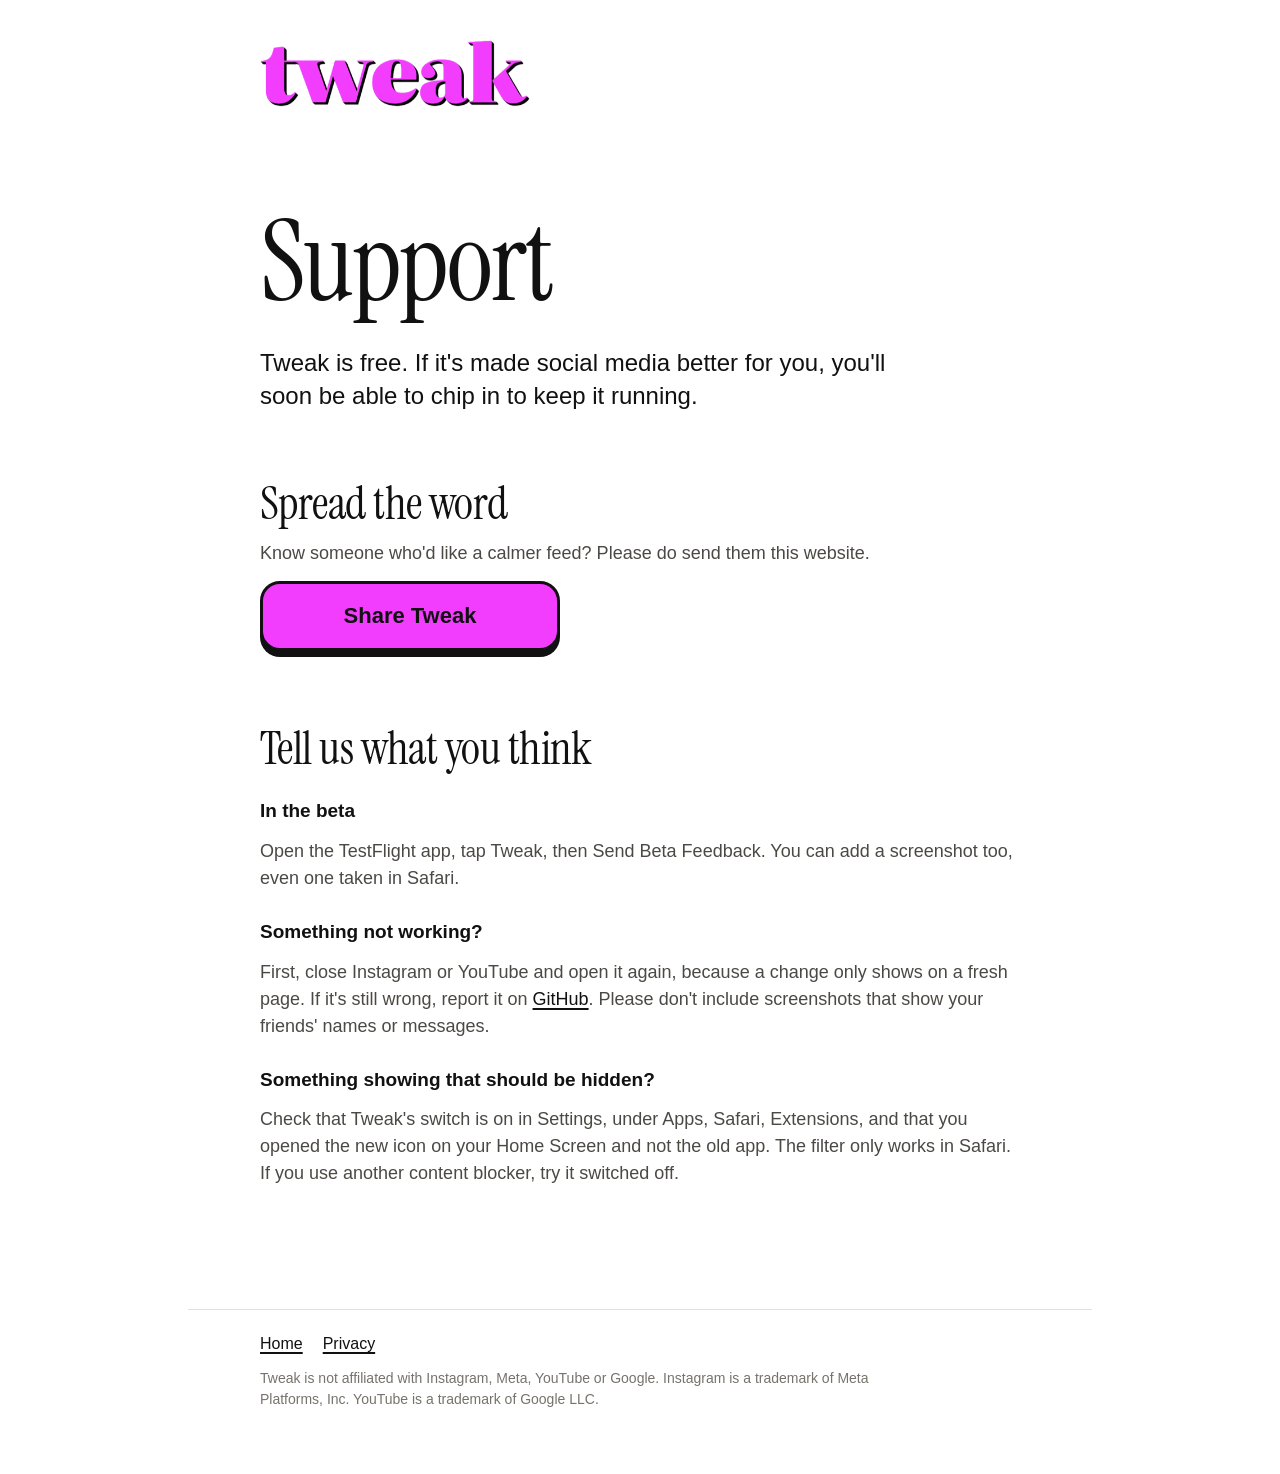
<file: support.html>
<!doctype html>
<html lang="en-GB">
<head>
  <meta charset="utf-8">
  <meta http-equiv="Content-Security-Policy" content="default-src 'none'; script-src 'self' 'sha256-jOXN07vuQ+nlAgK0E0amU4/Ye3BCnePrK/VxgwefzFU='; style-src 'self' 'unsafe-inline'; img-src 'self'; font-src 'self'; manifest-src 'self'; base-uri 'none'; form-action 'none'">
  <meta name="referrer" content="no-referrer">
  <meta name="viewport" content="width=device-width, initial-scale=1, viewport-fit=cover">
  <title>Tweak: Support</title>
  <meta name="description" content="Share Tweak, send feedback or report a problem.">
  <meta name="theme-color" content="#ffffff">
  <link rel="preload" href="fonts/InstrumentSerif-Regular.ttf" as="font" type="font/ttf" crossorigin>
  <link rel="icon" href="icon.png">
  <link rel="apple-touch-icon" href="apple-touch-icon.png">
  <link rel="stylesheet" href="style.css?v=23">
</head>
<body class="page">

<header class="top">
  <div class="wrap"><a class="logo" href="./"><img src="img/logo.png" alt="tweak: back to the home page" width="480" height="120"></a></div>
</header>

<main>
  <div class="wrap">
    <h1>Support</h1>
    <p class="lead">Tweak is free. If it's made social media better for you, you'll soon be able to chip in to keep it running.</p>

    <h2>Spread the word</h2>
    <p>Know someone who'd like a calmer feed? Please do send them this website.</p>
    <p class="cta"><button class="button" id="share" type="button"><span>Share Tweak</span></button></p>

    <h2>Tell us what you think</h2>
    <h3>In the beta</h3>
    <p>Open the TestFlight app, tap Tweak, then Send Beta Feedback. You can add a screenshot too, even one taken in Safari.</p>
    <h3>Something not working?</h3>
    <p>First, close Instagram or YouTube and open it again, because a change only shows on a fresh page. If it's still wrong, report it on <a href="https://github.com/beesocial-app/beesocial-app.github.io/issues">GitHub</a>. Please don't include screenshots that show your friends' names or messages.</p>
    <h3>Something showing that should be hidden?</h3>
    <p>Check that Tweak's switch is on in Settings, under Apps, Safari, Extensions, and that you opened the new icon on your Home Screen and not the old app. The filter only works in Safari. If you use another content blocker, try it switched off.</p>
  </div>
</main>

<footer>
  <div class="wrap">
    <nav><a href="./">Home</a><a href="privacy.html">Privacy</a></nav>
    <p>Tweak is not affiliated with Instagram, Meta, YouTube or Google. Instagram is a trademark of Meta Platforms, Inc. YouTube is a trademark of Google LLC.</p>
  </div>
</footer>

<script>
  // Opens the share sheet where there is one, otherwise copies the address.
  document.getElementById("share").addEventListener("click", function () {
    var url = "https://tweaksocialmedia.co.uk/", b = this;
    if (navigator.share) { navigator.share({ title: "Tweak", url: url }).catch(function () {}); return; }
    navigator.clipboard.writeText(url).then(function () { b.firstElementChild.textContent = "Link copied"; });
  });
</script>
</body>
</html>
</file>
<file: style.css>
/* Tweak's website. Black ink on white with the logo's pink, and very large type.
   Written for a phone first; the wider layouts come after. Everything that moves
   is in the last part of this file, and none of it runs for anyone who has asked
   their device to reduce motion. */

@font-face { font-family: "Instrument Serif"; src: url("fonts/InstrumentSerif-Regular.ttf") format("truetype");
  font-style: normal; font-weight: 400; font-display: swap; }
@font-face { font-family: "Instrument Serif"; src: url("fonts/InstrumentSerif-Italic.ttf") format("truetype");
  font-style: italic; font-weight: 400; font-display: swap; }

:root {
  --ink: #111111; --pink: #F23DFF; --soft: #4B4944; --muted: #76736C; --line: #E4E2DB;
  --pad: clamp(22px, 6vw, 72px);
  --serif: "Instrument Serif", "Iowan Old Style", Georgia, "Times New Roman", serif;
  --sans: -apple-system, BlinkMacSystemFont, "Segoe UI", Helvetica, Arial, sans-serif;
  --out: cubic-bezier(0.16, 1, 0.3, 1);      /* quick start, long soft landing */
  --draw: cubic-bezier(0.65, 0, 0.35, 1);    /* a pen stroke */
}

* { box-sizing: border-box; }
html { -webkit-text-size-adjust: 100%; color-scheme: light; }
body { margin: 0; background: #fff; color: var(--ink); font: 400 18px/1.5 var(--sans);
  -webkit-font-smoothing: antialiased; overflow-x: clip; }
img { display: block; max-width: 100%; height: auto; }
a { color: inherit; text-decoration-thickness: 2px; text-underline-offset: 3px; }
h1, h2 { font-family: var(--serif); font-weight: 400; margin: 0; letter-spacing: -0.02em; line-height: 0.94;
  text-wrap: balance; }
p { margin: 0; }
.wrap { max-width: 1180px; margin: 0 auto; padding-inline: var(--pad); }
section { padding-block: clamp(76px, 13vw, 168px); }

/* The top of the page: the logo, the one idea, what Tweak is, and the button. */
.hero { min-height: 100vh; min-height: 100svh; display: flex;
  padding-block: clamp(20px, 3.4vw, 40px) clamp(44px, 8vw, 96px); }
.hero .wrap { width: 100%; display: flex; flex-direction: column; }
.logo { display: inline-block; align-self: flex-start; }
.logo img { width: clamp(160px, 44vw, 270px); }
.hero-body { margin-block: auto; padding-top: clamp(28px, 6vw, 56px); }
/* The line under the logo, in the headline's pink italic. */
.kicker { font: italic 400 clamp(22px, 6.2vw, 32px)/1.1 var(--serif); letter-spacing: -0.01em; color: var(--pink);
  margin: 2px 0 0 0.04em; }
h1 { font-size: clamp(54px, 17.2vw, 82px); }
/* The two sentences of the headline never share a line. */
h1 .line { display: block; text-wrap: balance; }
h1 em, .get h2 em { font-style: italic; color: var(--pink);
  text-shadow: var(--sx, 0.032em) var(--sy, 0.032em) 0 var(--ink); }
.lead { font-size: clamp(19px, 5vw, 24px); line-height: 1.38; max-width: 27em; margin-top: clamp(20px, 4vw, 36px); }
.cta { margin-top: clamp(26px, 5vw, 40px); }
.fine { font-size: 15px; line-height: 1.5; color: var(--muted); max-width: 36em; margin-top: 20px; }

/* Words in a headline each sit in a little window, so they can rise into it. The
   window is padded so the italic's tails and the pink words' ink edge are never cut. */
.w { display: inline-block; vertical-align: top; overflow: hidden;
  padding: 0.08em 0.16em 0.22em; margin: -0.08em -0.16em -0.22em; }
.w > span { display: inline-block; }

/* The things Tweak takes out, struck through in pink where they are named. */
.x { position: relative; display: inline-block; white-space: nowrap; text-decoration: none; }
.x::after { content: ""; position: absolute; left: -0.08em; right: -0.08em; top: 56%; height: max(2px, 0.1em);
  border-radius: 1em; background: var(--pink); transform-origin: left center; }

/* The button: the logo's pink with an ink edge, standing on an ink lip. Pressing
   it pushes the face down onto the lip. Only the face moves, so it stays smooth. */
.button { position: relative; display: block; padding: 0 0 6px; border: 0; background: none; text-decoration: none;
  font: inherit; color: var(--ink); border-radius: 20px; -webkit-tap-highlight-color: transparent; }
.button::before { content: ""; position: absolute; inset: 14px 0 0; background: var(--ink); border-radius: 20px; }
.button > span { position: relative; display: block; font: 700 clamp(19px, 5.2vw, 22px)/1 var(--sans);
  text-align: center; padding: 21px 34px; background: var(--pink); border: 3px solid var(--ink); border-radius: 20px;
  transition: transform 0.12s ease; }
.button:active > span { transform: translateY(5px); }
.button:focus-visible { outline: 3px solid var(--ink); outline-offset: 5px; }
button.button { width: 100%; cursor: pointer; }
@media (hover: hover) {
  .button:hover > span { transform: translateY(-2px); }
  .button:hover:active > span { transform: translateY(5px); }
}

/* The idea again, running across the page on the logo's pink. */
.ticker { background: var(--pink); border-block: 3px solid var(--ink); overflow: hidden; padding-block: 0.5em 0.56em;
  font: italic 400 clamp(30px, 8.6vw, 60px)/1 var(--serif); letter-spacing: -0.01em; white-space: nowrap; }
.track { display: flex; align-items: center; width: max-content; }
.track span { padding-inline: 0.42em; }
.track i { flex: none; width: 0.42em; height: 0.42em; background: var(--ink);
  clip-path: polygon(50% 0, 61% 39%, 100% 50%, 61% 61%, 50% 100%, 39% 61%, 0 50%, 39% 39%); }

/* Where it works. The two sites it works on today are set as large as the
   headline, each marked with a sweep of pink. The ones planned are only drawn in
   outline, because Tweak doesn't work on those yet. The names are in Tweak's own
   type: the sites' logos can't be used without their permission. */
.where .wrap { display: grid; gap: clamp(56px, 11vw, 96px); }
.where .label { font-size: 15px; color: var(--ink); margin-bottom: 22px; }
/* The two names are pink stickers in the button's style, each at a slight angle. */
.now { list-style: none; margin: 0; padding: 0.06em 0.12em 0.14em 0.04em; display: flex; flex-direction: column;
  align-items: flex-start; gap: 0.16em; font: 400 clamp(58px, 18.6vw, 150px)/1 var(--serif); letter-spacing: -0.025em; }
.now li:nth-child(2) { margin-left: 0.28em; }
.tag { display: inline-block; padding: 0.02em 0.22em 0.1em; color: var(--ink); background: var(--pink);
  border: max(3px, 0.028em) solid var(--ink); border-radius: 0.24em; box-shadow: 0.07em 0.07em 0 var(--ink);
  transform: rotate(var(--r)); }
.now li:nth-child(1) .tag { --r: -2.4deg; }
.now li:nth-child(2) .tag { --r: 1.8deg; }
/* The planned names are only drawn in outline, because Tweak doesn't work on those yet. */
.soon { list-style: none; margin: 0; padding: 0; display: flex; flex-wrap: wrap; gap: 0.04em 0.5em;
  font: 400 clamp(50px, 15vw, 104px)/1.06 var(--serif); letter-spacing: -0.02em;
  color: transparent; -webkit-text-stroke-width: max(1.3px, 0.016em); -webkit-text-stroke-color: var(--ink); }
.note { font-size: clamp(18px, 4.6vw, 21px); line-height: 1.45; color: var(--soft); max-width: 24em; margin-top: 24px; }
.label { font: 700 13px/1 var(--sans); letter-spacing: 0.16em; text-transform: uppercase; color: var(--pink); margin: 0 0 16px; }
@media (hover: hover) {
  /* On a computer, a planned name fills in with pink under the pointer, a taste of what's coming. */
  .soon li { transition: color 0.3s ease; }
  .soon li:hover { color: var(--pink); }
}

/* What goes and what stays, in white on ink. The things you can take out are
   struck through in pink; tapping one brings it back, as its switch does in the app. */
.choose { background: var(--ink); color: #fff; }
.choose h2 { font-size: clamp(40px, 11.4vw, 96px); max-width: 13em; }
.choose .lead { color: #fff; }
.lists { display: grid; gap: clamp(44px, 9vw, 80px); margin-top: clamp(56px, 10vw, 104px); }
.words { list-style: none; margin: 0; padding: 0; font: 400 clamp(40px, 13vw, 88px)/1.04 var(--serif);
  letter-spacing: -0.02em; white-space: nowrap; }
.cut { all: unset; display: inline-flex; align-items: center; color: rgba(255, 255, 255, 0.5);
  transition: color 0.35s ease; -webkit-tap-highlight-color: transparent; }
.js .cut { cursor: pointer; }
.cut .t { position: relative; }
.cut .t::after { content: ""; position: absolute; left: -0.07em; right: -0.07em; top: 55%; height: 0.085em;
  border-radius: 1em; background: var(--pink); transform-origin: left center;
  transition: transform 0.5s var(--draw); }
.cut[aria-pressed="false"] { color: #fff; }
.cut[aria-pressed="false"] .t::after { transform: scaleX(0); }
.cut:focus-visible { outline: 2px solid var(--pink); outline-offset: 6px; border-radius: 6px; }
/* A switch beside each, like the one in the app: on while the thing is taken out. */
.sw { flex: none; position: relative; width: 0.66em; height: 0.38em; margin: 0.05em 0.18em 0 0; border-radius: 1em;
  border: max(2px, 0.028em) solid #fff; transition: border-color 0.35s ease, background-color 0.35s ease; }
.sw::after { content: ""; position: absolute; top: 0.035em; left: 0.035em; width: 0.25em; height: 0.25em; border-radius: 50%;
  background: #fff; transition: transform 0.35s var(--out), background-color 0.35s ease; }
.cut[aria-pressed="true"] .sw { border-color: var(--pink); background: var(--pink); }
.cut[aria-pressed="true"] .sw::after { transform: translateX(0.28em); background: var(--ink); }
.hint { display: none; font-size: clamp(16px, 4.2vw, 18px); line-height: 1.45; color: rgba(255, 255, 255, 0.82); margin-top: 22px; }
.js .hint { display: block; }

/* How it works: three numbered panels, each a drawing and one line, the numbers big
   and pink in the logo's style. The third holds the two screens. */
.how h2 { font-size: clamp(52px, 15vw, 120px); }
.how .lead { color: var(--soft); }
.flow { list-style: none; margin: clamp(40px, 8vw, 72px) 0 0; padding: 0; display: grid; gap: clamp(52px, 10vw, 96px); }
.panel { display: grid; grid-template-columns: auto 1fr; column-gap: clamp(14px, 3.6vw, 28px); row-gap: clamp(22px, 4.5vw, 36px);
  align-items: start; }
.n { font: 400 clamp(84px, 24vw, 140px)/0.8 var(--serif); color: var(--pink); text-shadow: 0.035em 0.035em 0 var(--ink); }
.panel h3 { font: 400 clamp(28px, 7.6vw, 42px)/1.04 var(--serif); letter-spacing: -0.012em; margin: 0; text-wrap: balance; }
.panel-text { padding-top: 0.1em; }
.panel p { margin-top: 12px; font-size: clamp(17px, 4.4vw, 20px); line-height: 1.45; color: var(--soft); max-width: 26em; }
.panel > .pic, .panel > .shots, .panel > .fine { grid-column: 1 / -1; }
.pic { display: block; width: 100%; max-width: 400px; height: auto; }
.pic .icon { fill: var(--line); }
.pic .icon-new { fill: var(--pink); stroke: var(--ink); stroke-width: 2.5; }
.pic .icon-label { font: 700 12px var(--sans); fill: var(--ink); }
.pic .card { fill: #fff; stroke: var(--ink); stroke-width: 2; }
.pic .dot, .pic .thumb { fill: var(--line); }
.pic .namebar { fill: #B9B6AE; }
.pic .capbar { fill: #DAD7CF; }
.pic .ghost { fill: none; stroke: #B9B6AE; stroke-width: 2; stroke-dasharray: 6 5; }
.pic .ghost-label { font: 700 14px var(--sans); fill: var(--muted); }
.pic .sw-on { fill: var(--pink); stroke: var(--ink); stroke-width: 2; }
.pic .sw-knob { fill: var(--ink); }
.quick { margin-top: clamp(44px, 8vw, 72px); font: italic 400 clamp(24px, 6.4vw, 36px)/1.15 var(--serif); letter-spacing: -0.01em;
  max-width: 20em; text-wrap: balance; }
.how .fine { font-size: 15px; color: var(--muted); max-width: 36em; }

/* Why it's the best: three plain reasons under a rule. */
.best { margin-top: clamp(56px, 10vw, 96px); padding-top: clamp(32px, 6vw, 48px); border-top: 3px solid var(--ink); }
.best h3 { font: 400 clamp(38px, 10vw, 68px)/0.98 var(--serif); letter-spacing: -0.02em; margin: 0; text-wrap: balance; }
.best ul { list-style: none; margin: clamp(20px, 4vw, 32px) 0 0; padding: 0; display: grid; gap: 14px;
  font-size: clamp(18px, 4.6vw, 21px); line-height: 1.45; color: var(--soft); max-width: 30em; }
.best b { color: var(--ink); }

/* The classic look: the app beside the site through Tweak, two screens drawn in
   the site's own ink and pink. The clutter in the app is struck through in pink;
   with Tweak the friends' posts simply lift into place. */
.look { margin-top: clamp(48px, 9vw, 88px); }
.look h3 { font: 400 clamp(38px, 10vw, 68px)/0.98 var(--serif); letter-spacing: -0.02em; margin: 0; text-wrap: balance; }
.look > p { font-size: clamp(18px, 4.6vw, 21px); line-height: 1.45; max-width: 29em; margin-top: clamp(16px, 3vw, 22px); color: var(--soft); }
.look > .fine { margin-top: 24px; font-size: 15px; color: var(--muted); }
/* The captions sit above the screens and share a row, so the two screens line up. */
.shots { display: grid; grid-template-columns: 1fr 1fr; grid-template-rows: auto auto; column-gap: clamp(16px, 4vw, 48px);
  row-gap: 14px; max-width: 720px; margin-top: clamp(28px, 6vw, 48px); }
.shot { margin: 0; display: grid; grid-template-rows: subgrid; grid-row: span 2; }
.shot figcaption { font-size: 15px; line-height: 1.4; color: var(--soft); }
.shot figcaption b { display: block; font-size: 17px; color: var(--ink); margin-bottom: 2px; }
.phone { display: block; width: 100%; height: auto; }
.phone .white { fill: #fff; }
.phone .ink, .phone .inkfill { fill: var(--ink); }
.phone .frame { fill: none; stroke: var(--ink); stroke-width: 3; }
.phone .hair { stroke: var(--line); stroke-width: 1.5; }
.phone .line2 { fill: none; stroke: var(--ink); stroke-width: 2.4; stroke-linecap: round; stroke-linejoin: round; }
.phone .line2w { fill: none; stroke: #fff; stroke-width: 2.4; stroke-linecap: round; }
.phone .tab { fill: none; stroke: var(--ink); stroke-width: 1.6; }
.phone .ring { fill: none; stroke: var(--pink); stroke-width: 3; }
.phone .ringme { fill: none; stroke: var(--line); stroke-width: 3; }
.phone .face { fill: var(--line); }
.phone .plus { fill: var(--ink); stroke: #fff; stroke-width: 3; }
.phone .photo { fill: #EDEBE4; }
.phone .sunp { fill: var(--pink); }
.phone .hillp { fill: #fff; stroke: var(--ink); stroke-width: 2.4; stroke-linejoin: round; }
.phone .shopp { fill: #fff; stroke: var(--ink); stroke-width: 2.4; }
.phone .facep { fill: #fff; stroke: var(--ink); stroke-width: 2.4; }
.phone .dots { stroke: var(--ink); stroke-width: 4; stroke-linecap: round; }
.phone .btn { fill: var(--line); }
.phone .pill { fill: #E6E4DD; }
.phone .disc { fill: #fff; }
.phone .namebar { fill: #B9B6AE; }
.phone .arrow { fill: none; stroke: var(--pink); stroke-width: 4; stroke-linecap: round; }
.phone .ahead { fill: var(--pink); }
.phone .tag-bg { fill: var(--pink); }
.phone text.tag { font: 700 20px var(--sans); fill: #fff; }
.phone .capbar { fill: #DAD7CF; }
.phone text { font: 400 15px var(--sans); fill: var(--ink); }
.phone text.time { font: 700 17px var(--sans); }
.phone text.name { font: 400 30px var(--serif); letter-spacing: -0.01em; }
.phone text.small { font-size: 14px; fill: var(--muted); }
.phone text.user { font-weight: 700; font-size: 15px; }
.phone text.count { font-weight: 700; font-size: 15px; }
.phone text.cap { font-size: 15px; }
.phone text.huge { font: 800 46px var(--sans); fill: var(--ink); letter-spacing: 0.02em; }
.phone text.btnw { font: 700 16px var(--sans); fill: #fff; }
.phone text.btn { font: 700 14px var(--sans); fill: var(--ink); }
.phone .zap { stroke: var(--pink); stroke-width: 4; stroke-linecap: round; transform-box: fill-box; transform-origin: left center; }
.phone .feed { transform-box: fill-box; }

/* The privacy promise, alone on the logo's pink. */
.private { background: var(--pink); }
.private h2 { font-size: clamp(42px, 11.8vw, 112px); max-width: 11.5em; line-height: 1.03; }
.bar { color: #fff; padding-inline: 0.14em; margin-inline: -0.05em; border-radius: 0.05em;
  background: linear-gradient(var(--ink), var(--ink)) no-repeat 0 62% / 100% 0.84em;
  -webkit-box-decoration-break: clone; box-decoration-break: clone; }
.bar.short { white-space: nowrap; }
.private p { font-size: clamp(18px, 4.6vw, 21px); line-height: 1.45; max-width: 31em; margin-top: clamp(26px, 5vw, 44px); }

/* The last thing on the page: the button again, and what "beta" means. */
.get h2 { font-size: clamp(54px, 17.2vw, 82px); }
/* For someone reading on a computer: a square to scan with the phone. Hidden on phones. */
.scan { display: none; }
.notes { margin-top: clamp(44px, 8vw, 72px); padding-top: 26px; border-top: 2px solid var(--ink);
  display: grid; gap: 14px; font-size: 15px; line-height: 1.5; color: var(--muted); max-width: 46em; }
.notes a { color: var(--ink); }

footer { padding-block: 26px clamp(40px, 8vw, 64px); font-size: 14px; line-height: 1.5; color: var(--muted); }
.ticker, main, footer { position: relative; z-index: 1; }
main, footer { background: #fff; }
footer .wrap > * { max-width: 46em; }
footer nav { margin-bottom: 12px; font-size: 16px; }
footer nav a { margin-right: 20px; color: var(--ink); }

/* The privacy and support pages: the same ink and type at a reading width. */
.page .wrap { max-width: calc(760px + 2 * var(--pad)); }
.page .top { padding-top: clamp(20px, 3.4vw, 40px); }
.page main { padding-block: clamp(44px, 9vw, 96px) clamp(48px, 9vw, 96px); }
.page h1 { font-size: clamp(54px, 15vw, 112px); }
.page h2 { font-size: clamp(32px, 8vw, 46px); line-height: 1; letter-spacing: -0.012em; margin-top: clamp(48px, 8vw, 68px); }
.page h3 { font: 700 19px/1.3 var(--sans); margin: 28px 0 0; }
.page main p { color: var(--soft); margin-top: 14px; }
.page main p.lead { color: var(--ink); margin-top: clamp(20px, 4vw, 32px); }
.page main p.date { font-size: 15px; color: var(--muted); margin-top: 18px; }
.page main a { color: var(--ink); }
.page .cta { max-width: 420px; }
.page footer .wrap { border-top: 1px solid var(--line); padding-top: 22px; }

/* Wider than a phone. */
@media (min-width: 560px) {
  .button { display: inline-block; min-width: 300px; }
  button.button { width: auto; }
}
@media (min-width: 700px) {
  h1, .get h2 { font-size: clamp(96px, min(11.4vw, 16vh), 168px); line-height: 0.92; }
  .hero { padding-bottom: clamp(32px, 5vh, 72px); }
  .hero-body { padding-top: clamp(20px, 4vh, 56px); }
}
@media (min-width: 860px) {
  .where .wrap { grid-template-columns: 3fr 2fr; align-items: start; column-gap: clamp(40px, 5vw, 72px); }
  .now { font-size: clamp(92px, 11vw, 150px); }
  .soon { flex-direction: column; gap: 0.02em; font-size: clamp(60px, 5.8vw, 80px); }
  .lists { grid-template-columns: 1fr 1fr; }
  .words { font-size: clamp(60px, 6.6vw, 88px); }
  .flow { grid-template-columns: 1fr 1fr; column-gap: clamp(40px, 5vw, 72px); }
  .panel.wide { grid-column: 1 / -1; }
  .n { font-size: clamp(120px, 11vw, 150px); }
  .panel h3 { font-size: clamp(34px, 3.2vw, 44px); }
  .best ul { grid-template-columns: repeat(3, 1fr); gap: 36px; max-width: none; }
}
@media (min-width: 860px) and (hover: hover) and (pointer: fine) {
  .scan { display: flex; align-items: center; gap: 22px; margin-top: 40px; font-size: 17px; line-height: 1.45; color: var(--soft); }
  .scan img { flex: none; width: 132px; height: 132px; padding: 5px; background: #fff; border: 3px solid var(--ink); border-radius: 16px; }
  .scan p { max-width: 17em; }
}

/* ---------- Movement ----------
   Two switches on <html> drive it. "go" is set by the page itself once the
   typeface is ready, and starts the top of the page. "anim" is set by script.js,
   which then marks each thing "in" as it scrolls into view; if that file never
   arrives, nothing below the top is ever hidden. */
@media (prefers-reduced-motion: no-preference) {

  /* The headline rises word by word, then the pink words, then the rest. */
  .js .hero .w > span { transform: translateY(120%); }
  .js.go .hero .w > span { transform: none; transition: transform 0.9s var(--out) calc(var(--i) * 60ms + 60ms); }
  .js .hero .late { opacity: 0; transform: translateY(16px); }
  .js.go .hero .late { opacity: 1; transform: none;
    transition: opacity 0.7s ease var(--d), transform 0.8s var(--out) var(--d); }
  /* Then the pink lines cross out what Tweak takes away. */
  .js .hero .x::after { transform: scaleX(0); }
  .js.go .hero .x::after { transform: none; transition: transform 0.45s var(--draw) var(--d); }
  /* And the button dips once, as if pressed. */
  .js.go .hero .button > span { animation: dip 0.6s ease 2.9s 1 both; }

  /* The top of the page stays where it is, sinking back a little, while the rest
     slides up over it. script.js only pins it when the whole of it fits on screen. */
  .pin .hero { position: sticky; top: 0; }
  .pin .hero-body, .pin .logo { transform: translateY(calc(var(--cover, 0) * -46px)); opacity: calc(1 - var(--cover, 0) * 1.15); }
  /* On a computer the pink words' ink edge leans away from the pointer. */
  h1 em, .get h2 em { transition: text-shadow 0.25s ease-out; }

  /* The ticker runs while it is on screen. Hovering or tapping it holds it still. */
  .anim .ticker.run .track { animation: ticker 36s linear infinite; }
  .ticker.held .track { animation-play-state: paused; }

  /* Headlines further down rise the same way when you reach them. */
  .anim [data-rise] .w > span { transform: translateY(120%); }
  .anim [data-rise].in .w > span { transform: none; transition: transform 0.9s var(--out) calc(var(--i) * 55ms); }

  /* The two stickers are stamped onto the page one after the other: each lands
     from above, a little too big, and settles. The list itself doesn't lift. */
  .anim .now[data-in] { opacity: 1; transform: none; }
  .anim .now .tag { opacity: 0; transform: rotate(var(--r)) scale(1.6); }
  .anim .now.in .tag { opacity: 1; transform: rotate(var(--r)) scale(1);
    transition: transform 0.55s cubic-bezier(0.34, 1.56, 0.64, 1) calc(var(--i) * 0.4s + 0.1s), opacity 0.2s ease calc(var(--i) * 0.4s + 0.1s); }

  /* Everything else lifts in gently, one after another where there are several. */
  .anim [data-in] { opacity: 0; transform: translateY(22px); }
  .anim [data-in].in { opacity: 1; transform: none;
    transition: opacity 0.7s ease calc(var(--i, 0) * 110ms), transform 0.9s var(--out) calc(var(--i, 0) * 110ms); }

  /* The statement on ink lights up word by word as you scroll through it (script.js). */
  .anim [data-reveal] .rw { opacity: 0.2; transition: opacity 0.25s linear; }

  /* Nothing is struck until the list is in view; then each switch flips and its
     line draws, one after another. */
  .anim .choose:not(.struck) .cut { color: #fff; }
  .anim .choose:not(.struck) .cut .t::after { transform: scaleX(0); }
  .anim .choose:not(.struck) .cut .sw { border-color: #fff; background: transparent; }
  .anim .choose:not(.struck) .cut .sw::after { transform: none; background: #fff; }
  .words li:nth-child(2) :is(.cut, .cut .t::after, .sw, .sw::after) { transition-delay: 0.2s; }
  .words li:nth-child(3) :is(.cut, .cut .t::after, .sw, .sw::after) { transition-delay: 0.4s; }
  .words li:nth-child(4) :is(.cut, .cut .t::after, .sw, .sw::after) { transition-delay: 0.6s; }
  .words li:nth-child(5) :is(.cut, .cut .t::after, .sw, .sw::after) { transition-delay: 0.8s; }
  .choose.settled .words li :is(.cut, .cut .t::after, .sw, .sw::after) { transition-delay: 0s; }

  /* On the pink, an ink bar sweeps across each thing Tweak never sees. */
  .anim .promise .bar { background-size: 0% 0.84em; color: var(--ink); }
  .anim .promise.in .bar { background-size: 100% 0.84em; color: #fff;
    transition: background-size 0.6s var(--draw) calc(var(--i) * 0.3s + 0.75s), color 0.3s linear calc(var(--i) * 0.3s + 0.9s); }

  /* In the drawings, each feed lifts into place, and then the pink crosses out
     what the app slips in: the sponsored post, then the Reels tab. */
  .anim .shot .feed { opacity: 0; transform: translateY(14px); }
  .anim .shot.in .feed { opacity: 1; transform: none; transition: opacity 0.5s ease 0.45s, transform 0.8s var(--out) 0.45s; }
  .anim .shot .callout { opacity: 0; }
  .anim .shot.in .callout { opacity: 1; transition: opacity 0.4s ease calc(var(--k) * 0.35s + 1.3s); }

  /* Each panel's number starts flat and grows its ink edge, like the logo's. */
  .anim .panel .n { text-shadow: 0 0 0 var(--ink); transition: text-shadow 0.5s var(--out) 0.45s; }
  .anim .panel.in .n { text-shadow: 0.035em 0.035em 0 var(--ink); }

  /* The last button dips a few times to ask for a press. */
  .anim .get .in .button > span { animation: press 3.2s ease 1.2s 3 both; }
  .button:hover > span, .button:active > span { animation: none !important; }
}

@keyframes ticker { to { transform: translateX(-50%); } }
@keyframes dip {
  0%, 100% { transform: none; }
  30% { transform: translateY(5px); }
  65% { transform: translateY(-2px); }
}
@keyframes press {
  0%, 100% { transform: none; }
  7% { transform: translateY(5px); }
  16% { transform: translateY(-2px); }
  24% { transform: none; }
}

@media (prefers-reduced-motion: reduce) {
  .button > span, .cut, .cut .t::after, .sw, .sw::after { transition: none; }
}
@media print {
  .ticker, .hint { display: none !important; }
}
</file>
